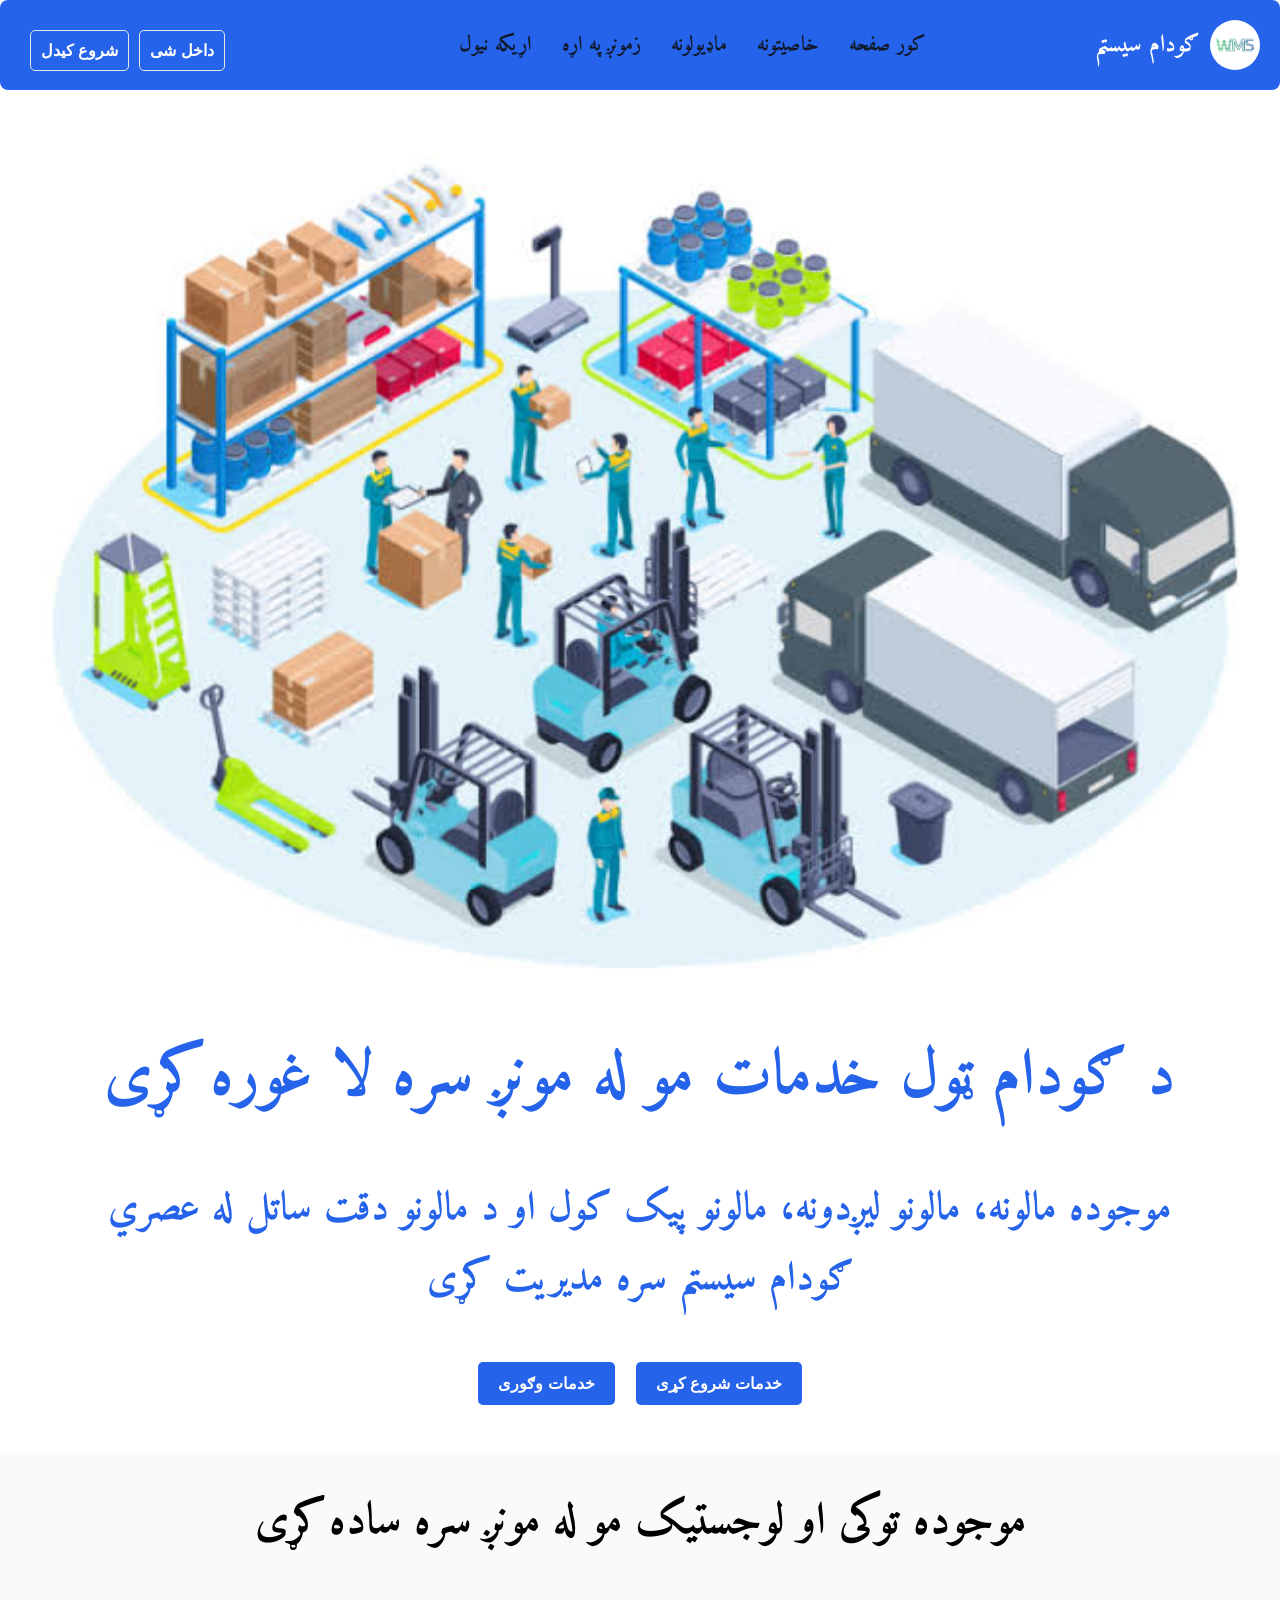
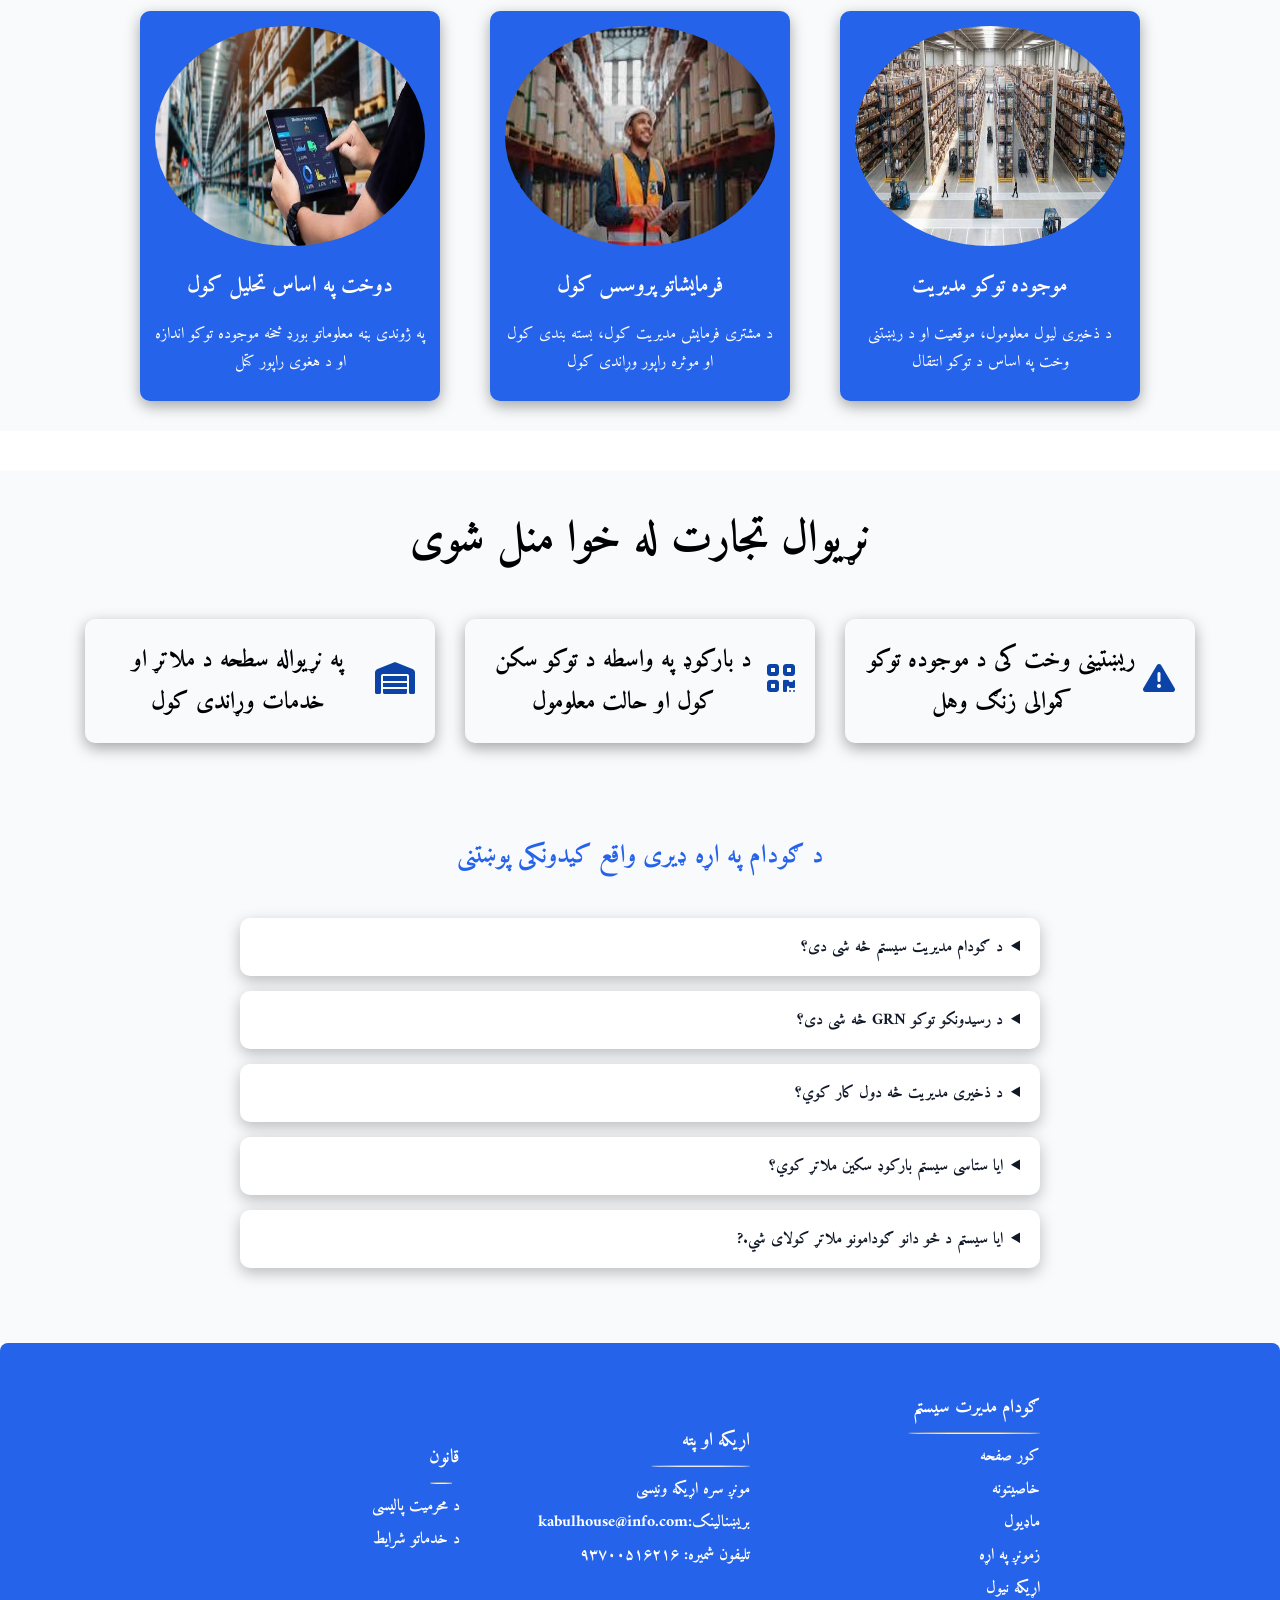
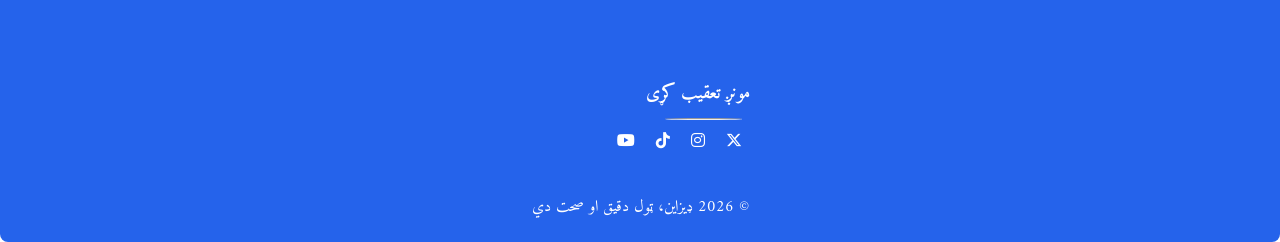
<file: index.html>
<!doctype html>
<html lang="ps" dir="rtl">
  <head>
    <meta charset="UTF-8" />
    <meta name="viewport" content="width=device-width, initial-scale=1.0">
    <title>ګودام مدیریت سیستم</title>
    <link rel="preconnect" href="https://fonts.googleapis.com" />
    <link rel="preconnect" href="https://fonts.gstatic.com" crossorigin />
    <link
      href="https://fonts.googleapis.com/css2?family=Amiri:ital,wght@0,400;0,700;1,400;1,700&display=swap"
      rel="stylesheet"
    />

    <link
      rel="stylesheet"
      href="https://cdnjs.cloudflare.com/ajax/libs/font-awesome/6.5.1/css/all.min.css"
    />

    <link rel="stylesheet" href="main.css" />
    <link rel="stylesheet" href="footer.css">
    <link rel="stylesheet" href="navbar.css">
  </head>
  <body>
    <!-- -============================ Header =========================================== -->
    <header class="navbar">
      <div class="logo"> <img src="./assets/logo5.png" alt="" /> <span> ګودام سیستم </span></div>
      <input type="checkbox" id="toggle">
      <label for="toggle" class="toggle-btn">&#9776;</label>
      <nav class="menu">
        <ul>
          <li><a href="">کور صفحه</a></li>
          <li><a href="">خاصیتونه</a></li>
            <li><a href="">ماډیولونه</a></li>
          <li><a href=""> زمونږ په اړه</a></li>
          <li><a href="">اړیکه نیول</a></li>
        </ul>
         <div class="buttons">
        <button>داخل شی</button>
        <button id="start">شروع کیدل</button>
      </div>
      </nav>
      
    </header>
    <!-- ================================== Hero Section============================= -->
    <main class="container">

      <section class="hero">
        <img src="./assets/images (10).jpeg" alt="">
        <div class="hero-contents">
          <div class="hero-text">

            <h1>د ګودام ټول خدمات مو له مونږ سره لا غوره کړی</h1>
            <h3>
              موجوده مالونه، مالونو لیږدونه، مالونو پیک کول او د مالونو دقت ساتل
              له عصري ګودام سیستم سره مدیریت کړی
            </h3>
               <button id="w-btn">خدمات شروع کړی</button>
               <button id="b-btn">خدمات وګوری</button>
          </div>
          
         
          <!-- <div class="hero-buttons">
            <button id="w-btn">خدمات شروع کړی</button>
            <button id="b-btn">خدمات وګوری</button>
          </div> -->
        </div>

      </section>
      <!-- ============================ Homepage Cards section ================================ -->
      <section class="homepage-cards">
        <h1>موجوده توکی او لوجستیک مو له مونږ سره ساده کړی</h1>

        <div class="cards">
          <div class="card">
            <div class="card-img">
              <img src="./assets/image7.jpeg" alt="" />
            </div>
            <div class="card-text">
              <h3>موجوده توکو مدیریت</h3>
              <p>
                د ذخیری لیول معلومول، موقعیت او د ریښتنی وخت په اساس د توکو انتقال
              </p>
            </div>
          </div>
          <div class="card">
            <div class="card-img">
              <img src="./assets/image8.jpeg" alt="" />
            </div>
            <div class="card-text">
              <h3>فرمایشاتو پروسس کول</h3>
              <p>
                د مشتری فرمایش مدیریت کول، بسته بندی کول او موثره راپور وړاندی کول
              </p>
            </div>
          </div>

          <div class="card">
            <div class="card-img">
              <img src="./assets/image2.jpeg" alt="" />
            </div>
            <div class="card-text">
              <h3>دوخت په اساس تحلیل کول</h3>
              <p>
                په ژوندی بڼه معلوماتو بورډ څخه موجوده توکو اندازه او د هغوی راپور
                کتل
              </p>
            </div>
          </div>
        </div>
      </section>

      <!-- ================================= Trust Business section ====================== -->

      <section class="trust">
        <h1>نړیوال تجارت له خوا منل شوی</h1>
        <div class="cards">
          <div class="card">
            <div class="card-icon">
              <i
                class="fa-solid fa-triangle-exclamation fa-2x"
                style="color: rgb(11, 67, 167)"
              ></i>
            </div>
            <h3>ریښتینی وخت کی د موجوده توکو کموالی زنګ وهل</h3>
          </div>

          <div class="card">
            <div class="card-icon">
              <i
                class="fa-solid fa-qrcode fa-2x"
                style="color: rgb(11, 67, 167)"
              ></i>
            </div>
            <h3>د بارکوډ په واسطه د توکو سکن کول او حالت معلومول</h3>
          </div>

          <div class="card">
            <div class="card-icon">
              <i
                class="fa-solid fa-warehouse fa-2x"
                style="color: rgb(11, 67, 167)"
              ></i>
            </div>
            <h3>په نړیواله سطحه د ملاتړ او خدمات وړاندی کول</h3>
          </div>
        </div>
      </section>
      <!-- ====================================== FAQ Section ================================== -->
      <section class="faq">
    
          <h1 class="faq-title">د ګودام په اړه ډیری واقع کیدونکی پوښتنی</h1>

          <div class="faq-question">
            <details>
              <summary>د ګودام مدیریت سیستم څه شی دی؟</summary>
              <p>
                ګودام مدیریت سیستم مونږ سره دا مرسته کوي چی اداره کړو موجوده توکي، فرمایشات، او نوری د ګودام عملیی په موثره او اتوماتیک ډول باندی.
              </p>
            </details>

            <details>
              <summary> د رسیدونکو توکو GRN څه شی دی؟</summary>
              <p>
                 دا د رسیدونکو توکو هعه راپور دی چی رسیدونکی توکی ثبت کوی، د رسیدونکو توکو مقدار او په ګودام کی حالت تثبیتوي.
                
              </p>
            </details>

            <details>
              <summary>د ذخیری مدیریت څه دول کار کوي؟</summary>
              <p>
                د ذخیری کنټرول د موجوده توکو لیول معلوموي، د شیانو انتقال څاري، د سیستم او د فزیکی توکو معلوماتو دقت والی مطمن کوي.

              </p>
            </details>

            <details>
              <summary>ایا ستاسی سیستم بارکوډ سکین ملاتړ کوي؟</summary>
              <p>
                هو، سیستم بارکود سکین ملاتړ لري د دی لپاره چی په سرعت او په دقت ډول و تولید ته لاسرسی وشي.
              </p>
            </details>

            <details>
              <summary>ایا سیستم د څو دانو ګودامونو ملاتړ کولای شي.?</summary>
              <p>
                هو، سیستم په واسطه مونږ کولای شو چی د څو دانی ګودامونو ترمنځ او مختلفو خآیونو ته شیان واستوو.
              
              </p>
            </details>
        
          </div>
        </section>
      </section>
    </main>
    <footer class="footer-section">
      <div class="footer-cards">

        <div class="foot-menu">
          <h3>ګودام مدیرت سیستم</h3>
          <hr>
                 <ul>
            <li><a href="">کور صفحه</a></li>
            <li><a href="">خاصیتونه</a></li>
            <li><a href="">ماډیول</a></li>
            <li><a href=""> زمونږ په اړه</a></li>
            <li><a href="">اړیکه نیول</a></li>
          </ul>
        </div>
        <div class="contact-info">
          <h3>اړیکه او پته</h3>
          <hr>
          <h4>مونږ سره اړیکه ونیسی</h4>
          <p><strong>بریښنالینک:</strong>kabulhouse@info.com</p>
          <p><strong>تلیفون شمیره: ۹۳۷۰۰۵۱۶۲۱۶</strong></p>
        </div>
         
        <div class="legal">
          <h3>قانون</h3>
          <hr>
          <a href="./privacy_policy.html">د محرمیت پالیسی</a>
          <a href="./termsOfServices.html">د خدماتو شرایط</a>
        </div>
      
        <div class="social-media">
          <h3>مونږ تعقیب کړی</h3>
          <hr>
          <a href="www.twitter.com/warehouse_system"><i class="fa-brands fa-x-twitter" style="color: #ffffff;"></i></a>
          <a href="www.instagram.com/warehouse_system"><i class="fa-brands fa-instagram" style="color:#ffffff;"></i></a>
          <a href="www.tiktok.com/warehouse_system"><i class="fa-brands fa-tiktok" style="color:#ffffff;"></i></a>
          <a href="www.youtube.com/warehouse_system"><i class="fa-brands fa-youtube" style="color:#ffffff;"></i></a>
        </div>
      </div>  
      <div class="copy">
         <p> &copy; 2026 ډیزاین، ټول دقیق او صحت دي</p>
      </div>
        
    </footer>
  </body>
</html>
</file>
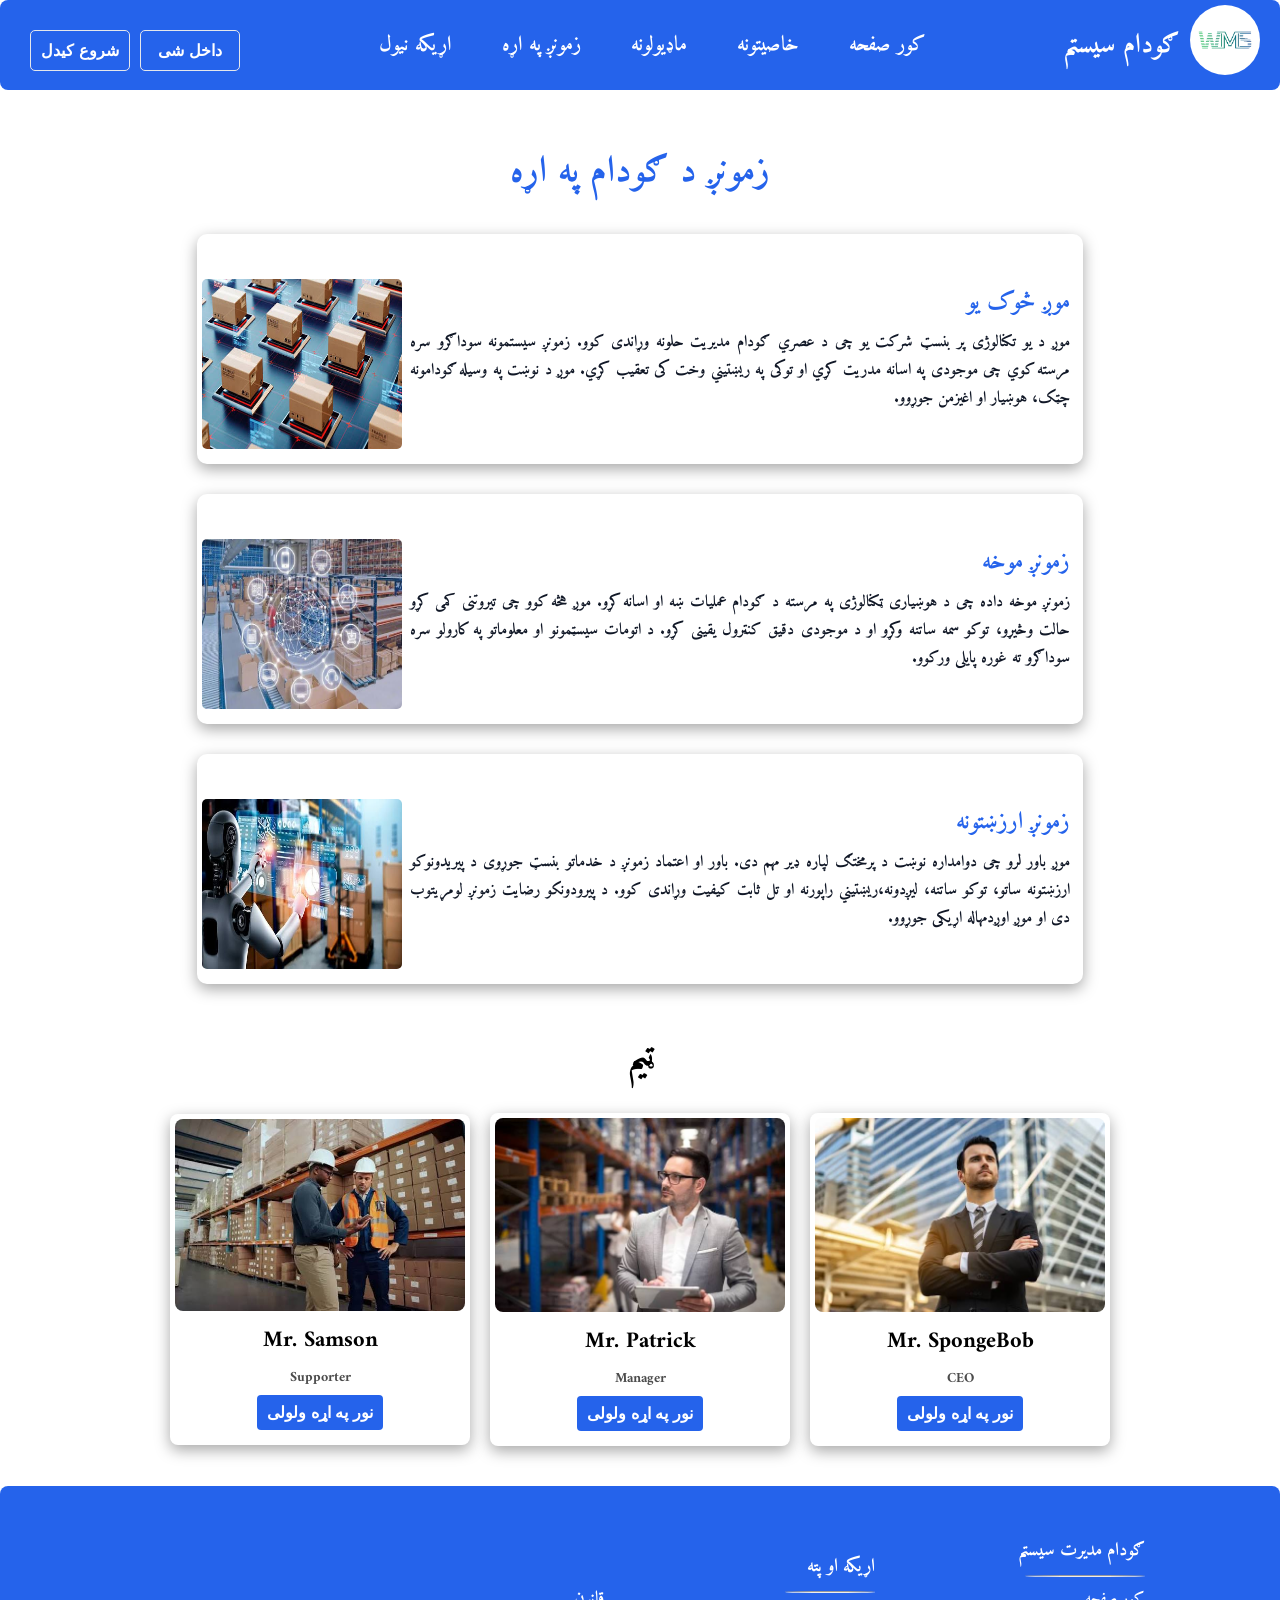
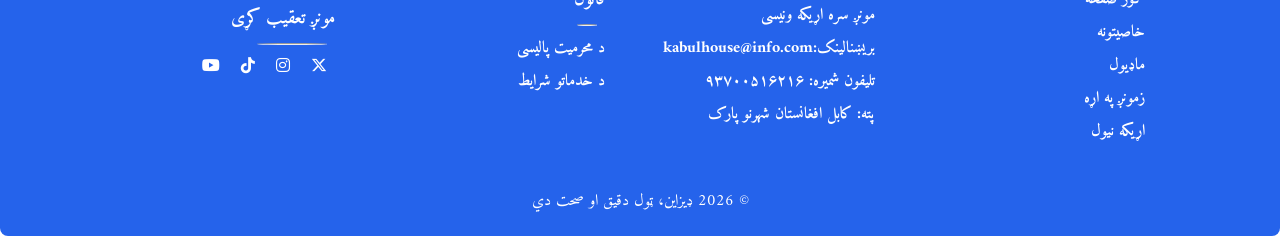
<file: aboutPage.html>
<!doctype html>
<html lang="ps" dir="rtl">
  <head>
    <meta charset="UTF-8" />
    <meta name="viewport" content="width=device-width, initial-scale=1.0" />
    <title>زمونږ په اړه</title>
    <link rel="preconnect" href="https://fonts.googleapis.com" />
    <link rel="preconnect" href="https://fonts.gstatic.com" crossorigin />
    <link
      href="https://fonts.googleapis.com/css2?family=Amiri:ital,wght@0,400;0,700;1,400;1,700&display=swap"
      rel="stylesheet"
    />

    <link
      rel="stylesheet"
      href="https://cdnjs.cloudflare.com/ajax/libs/font-awesome/6.5.1/css/all.min.css"
    />

    <link rel="stylesheet" href="./css/main.css" />
    <link rel="stylesheet" href="./css/about.css" />
    <link rel="stylesheet" href="./css/navbar.css" />
    <link rel="stylesheet" href="./css/footer.css" />
  </head>
  <body>
    <header class="navbar">
      <div class="logo">
        <a href="./homepage.html">
          <img src="./assets/logo5.png" alt="logo"
        /></a>
        <span> ګودام سیستم </span>
      </div>
      <input type="checkbox" id="toggle" />
      <label for="toggle" class="toggle-btn">&#9776;</label>
      <nav class="menu">
        <ul>
          <li><a href="./homepage.html">کور صفحه</a></li>
          <li><a href="./featurePage.html">خاصیتونه</a></li>
          <li><a href="./modulePage.html">ماډیولونه</a></li>
          <li><a href="./aboutPage.html"> زمونږ په اړه</a></li>
          <li><a href="./contactPage.html">اړیکه نیول</a></li>
        </ul>
        <div class="buttons">
          <button>داخل شی</button>
          <button id="start">شروع کیدل</button>
        </div>
      </nav>
    </header>

    <main>
      <section class="about">
        <h1>زمونږ د ګودام په اړه</h1>
        <div class="about-cards">
          <div class="card">
            <div class="card-img"><img src="./assets/tech2.jpeg" alt="" /></div>
            <div class="card-text">
              <h3>موږ څوک یو</h3>
              <p>
                موږ د یو تکنالوژی پر بنسټ شرکت یو چی د عصري ګودام مدیریت حلونه
                وړاندی کوو. زمونږ سیستمونه سوداګرو سره مرسته کوي چی موجودی په
                اسانه مدریت کړي او توکی په ریښتیني وخت کی تعقیب کړي. موږ د نوښت
                په وسیله ګودامونه چټک، هوښیار او اغیزمن جوړوو.
              </p>
            </div>
          </div>

          <div class="card">
            <div class="card-img">
              <img src="./assets/purpose.jpeg" alt="" />
            </div>
            <div class="card-text">
              <h3>زمونږ موخه</h3>
              <p>
                زمونږ موخه داده چی د هوښیاری ټکنالوژی په مرسته د ګودام عملیات ښه
                او اسانه کړو. موږ هڅه کوو چی تیروتنی کمی کړو حالت وڅیړو، توکو
                سمه ساتنه وکړو او د موجودی دقیق کنټرول یقینی کړو. د اتومات
                سیسټمونو او معلوماتو په کارولو سره سوداګرو ته غوره پایلی ورکوو.
              </p>
            </div>
          </div>

          <div class="card">
            <div class="card-img"><img src="./assets/tech1.jpeg" alt="" /></div>
            <div class="card-text">
              <h3>زمونږ ارزښتونه</h3>
              <p>
                موږ باور لرو چی دوامداره نوښت د پرمختګ لپاره ډیر مهم دی. باور او
                اعتماد زمونږ د خدماتو بنسټ جوړوی د پیریدونوکو ارزښتونه ساتو،
                توکو ساتنه، لیږدونه،ریښتیني راپورنه او تل ثابت کیفیت وړاندی کوو.
                د پیرودونکو رضایت زمونږ لومړیتوب دی او موږ اوږدمهاله اړیکی
                جوړوو.
              </p>
            </div>
          </div>
        </div>
      </section>
      <!-- <section class="feedback-section">
    <div class="feadback">
        <h1>خپل نظر دی ورکړه</h1>
        <p>مونږ ستاسی نظر ته ارزښت ورکوو، تر څو مو د ګودام سیستم مدیریت له غوره شي.</p>
        <form action="">
            <label for="name">نوم</label>
            <input type="text" placeholder="نوم دی ولیکه" name="name" id="name"><br>

            <label for="email">بریښنالینک</label>
            <input type="email" placeholder="بریښنالینک دی ولیکه" name="email" id="email"><br>

            <label for="rating">درجه</label>
            <search id="rating">
                <option value="">غوره ⭐⭐⭐⭐⭐</option>
                <option value="">ښه ⭐⭐⭐⭐</option>
                <option value="">متوسط ⭐⭐⭐</option>
                <option value="">کمزوری ⭐⭐</option>
                <option value="">ډیر کمزوری ⭐</option>
            </search>

            <label for="feadback">ستا نظر</label>
            <textarea name="feadback" id="feadback" rows="10"></textarea>
            <button type="submit">نظر دی ولیږه</button>
        </form>
    </div>
</section> -->
      <section class="team">
        <h1>ټیم</h1>
        <div class="persons">
          <div class="person-card">
            <div class="card-img"><img src="./assets/ceo.jpeg" alt="" /></div>
            <div class="card-text">
              <h1>Mr. SpongeBob</h1>
              <p>CEO</p>
            </div>
            <button>نور په اړه ولولی</button>
          </div>
          <div class="person-card">
            <div class="card-img">
              <img src="./assets/manager1.jpeg" alt="" />
            </div>
            <div class="card-text">
              <h1>Mr. Patrick</h1>
              <p>Manager</p>
            </div>
            <button>نور په اړه ولولی</button>
          </div>
          <div class="person-card">
            <div class="card-img">
              <img src="./assets/supporter.jpeg" alt="" />
            </div>
            <div class="card-text">
              <h1>Mr. Samson</h1>
              <p>Supporter</p>
            </div>
            <button>نور په اړه ولولی</button>
          </div>
        </div>
      </section>
    </main>

    <footer class="footer-section">
      <div class="footer-cards">
        <div class="foot-menu" id="card">
          <h3>ګودام مدیرت سیستم</h3>
          <hr />
          <ul>
            <li><a href="">کور صفحه</a></li>
            <li><a href="">خاصیتونه</a></li>
            <li><a href="">ماډیول</a></li>
            <li><a href=""> زمونږ په اړه</a></li>
            <li><a href="">اړیکه نیول</a></li>
          </ul>
        </div>
        <div class="contact-info" id="card">
          <h3>اړیکه او پته</h3>
          <hr />
          <h4>مونږ سره اړیکه ونیسی</h4>
          <p><strong>بریښنالینک:</strong>kabulhouse@info.com</p>
          <p><strong>تلیفون شمیره: ۹۳۷۰۰۵۱۶۲۱۶</strong></p>
          <p><strong>پته: کابل افغانستان شهرنو پارک</strong></p>
        </div>

        <div class="legal" id="card">
          <h3>قانون</h3>
          <hr />
          <a href="./privacy_policy.html">د محرمیت پالیسی</a>
          <a href="./termsOfServices.html">د خدماتو شرایط</a>
        </div>

        <div class="social-media" id="card">
          <h3>مونږ تعقیب کړی</h3>
          <hr />
          <a href="www.twitter.com/warehouse_system"
            ><i class="fa-brands fa-x-twitter" style="color: #ffffff"></i
          ></a>
          <a href="www.instagram.com/warehouse_system"
            ><i class="fa-brands fa-instagram" style="color: #ffffff"></i
          ></a>
          <a href="www.tiktok.com/warehouse_system"
            ><i class="fa-brands fa-tiktok" style="color: #ffffff"></i
          ></a>
          <a href="www.youtube.com/warehouse_system"
            ><i class="fa-brands fa-youtube" style="color: #ffffff"></i
          ></a>
        </div>
      </div>
      <div class="copy">
        <p>&copy; 2026 ډیزاین، ټول دقیق او صحت دي</p>
      </div>
    </footer>
  </body>
</html>
</file>
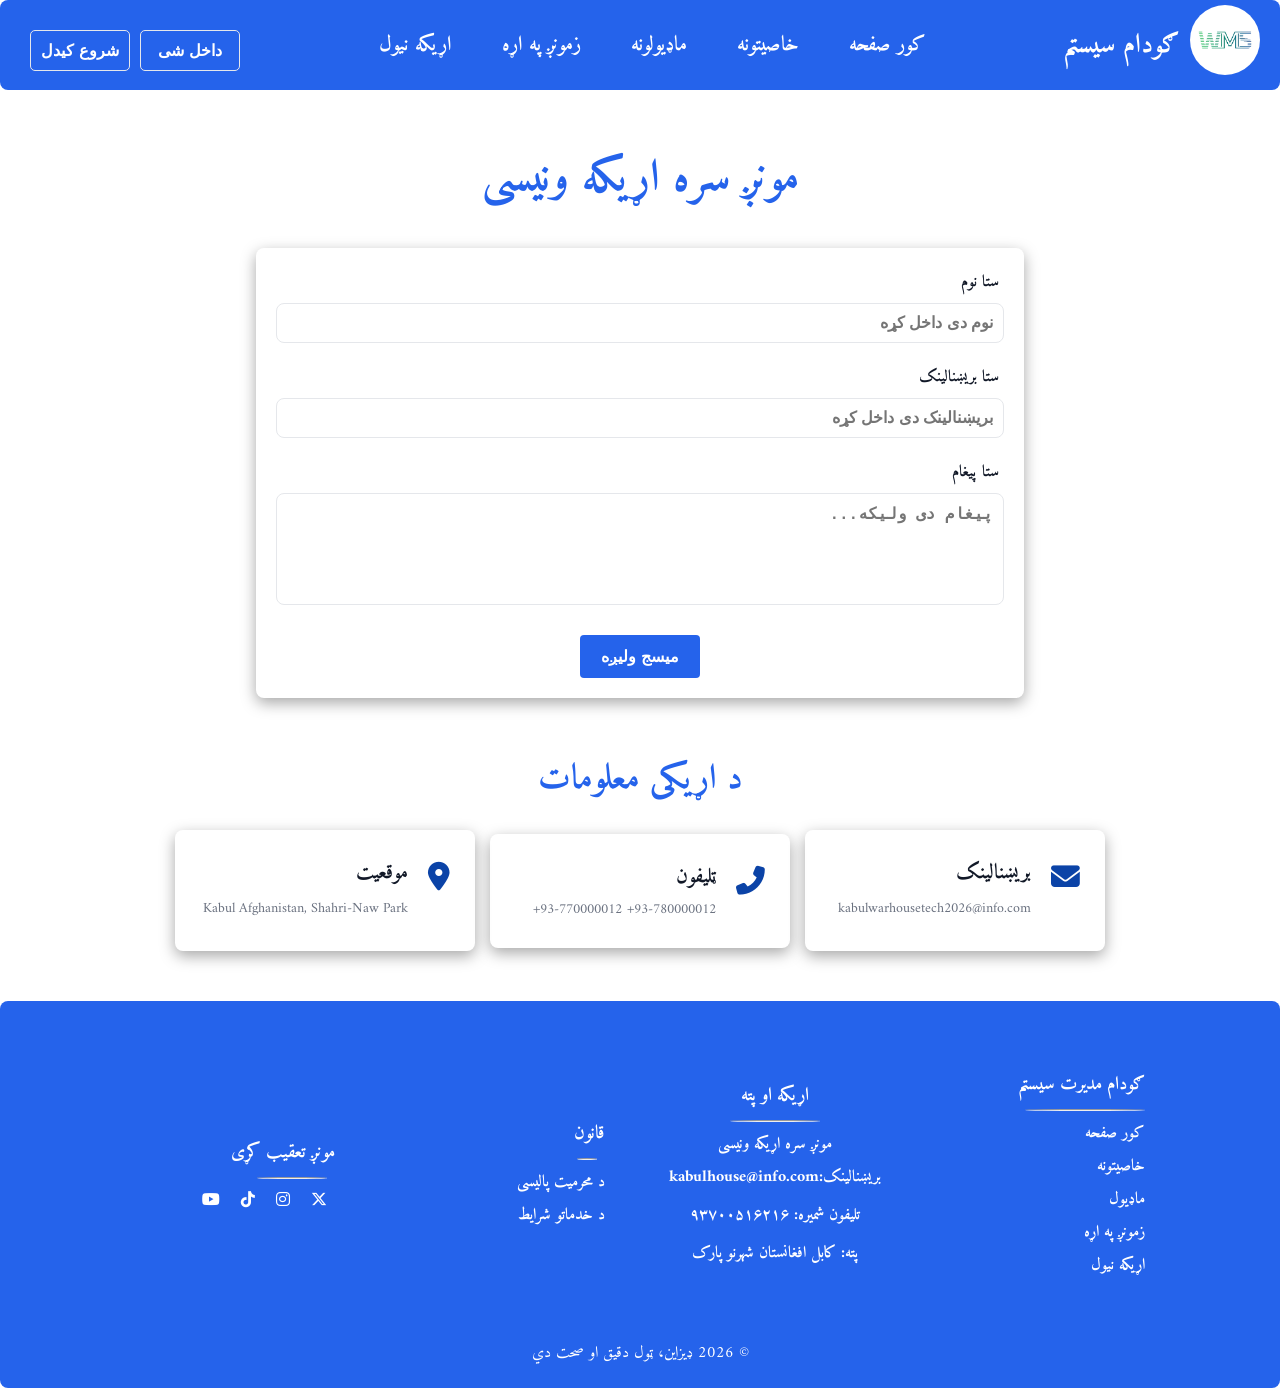
<file: contactPage.html>
<!doctype html>
<html lang="ps" dir="rtl">
  <head>
    <meta charset="UTF-8" />
    <meta name="viewport" content="width=device-width, initial-scale=1.0" />
    <title>اړیکه</title>
    <link rel="preconnect" href="https://fonts.googleapis.com" />
    <link rel="preconnect" href="https://fonts.gstatic.com" crossorigin />
    <link
      href="https://fonts.googleapis.com/css2?family=Amiri:ital,wght@0,400;0,700;1,400;1,700&display=swap"
      rel="stylesheet"
    />
    <link
      rel="stylesheet"
      href="https://cdnjs.cloudflare.com/ajax/libs/font-awesome/6.5.1/css/all.min.css"
    />
    <link rel="stylesheet" href="./css/main.css" />
    <link rel="stylesheet" href="./css/contact.css" />
    <link rel="stylesheet" href="./css/navbar.css" />
    <link rel="stylesheet" href="./css/footer.css" />
  </head>
  <body> 
      <header class="navbar">
      <div class="logo"> <a href="./homepage.html"><img src="./assets/logo5.png" alt="" /></a>  <span> ګودام سیستم </span></div>
      <input type="checkbox" id="toggle">
      <label for="toggle" class="toggle-btn">&#9776;</label>
      <nav class="menu">
        <ul>
          <li><a href="./homepage.html">کور صفحه</a></li>
          <li><a href="./featurePage.html">خاصیتونه</a></li>
            <li><a href=./modulePage.html"">ماډیولونه</a></li>
          <li><a href="./aboutPage.html"> زمونږ په اړه</a></li>
          <li><a href="./contactPage.html">اړیکه نیول</a></li>
        </ul>
         <div class="buttons">
        <button>داخل شی</button>
        <button id="start">شروع کیدل</button>
      </div>
      </nav>
    </header>


    <main>
        <section class="contact-section">
            <div class="contact">
                <h1>مونږ سره اړیکه ونیسی</h1>

                <form action="">
                    <div class="name_">
                        <label for="name">ستا نوم</label>
                        <input type="text" name="name" id="name" placeholder="نوم دی داخل کړه">
                    </div>
                    <div class="email_">
                        <label for="email"> ستا بریښنالینک</label>
                        <input type="email" name="email" id="email" placeholder="بریښنالینک دی داخل کړه">
                    </div>
                    <div class="message_">
                        <label for="message">ستا پیغام</label>
                        <textarea name="message" id="message" rows="5" cols="20" placeholder="پیغام دی ولیکه..." ></textarea>
                    </div>
                    <button type="submit">میسج ولیږه</button>
                </form>
            </div>
        </section>

        <section class="contact-info">
            <h1>د اړیکی معلومات</h1>
            <div class="contact-cards">
                <div class="card">
                    <div class="card-icon"><i class="fa-solid fa-envelope" style="color: rgb(11, 67, 167);"></i></div>
                    <div class="card-text">
                        <h3>بریښنالینک</h3>
                        <p>kabulwarhousetech2026@info.com</p>
                </div>
                </div>

                <div class="card">
                    <div class="card-icon"><i class="fa-solid fa-phone-flip" style="color: rgb(11, 67, 167);"></i></div>
                    <div class="card-text">
                        <h3>ټلیفون</h3>
                        <span>93-780000012+</span> 
                        <span>93-770000012+</span> 
                    </div>
                </div>

                <div class="card">
                    <div class="card-icon"><i class="fa-solid fa-location-dot" style="color: rgb(11, 67, 167);"></i></div>
                    <div class="card-text">
                        <h3>موقعیت</h3>
                        <p>Kabul Afghanistan, Shahri-Naw Park</p>
                        <!-- <p>Jalalabad Afghanistan, Spenghar</p> -->
                    </div>
                </div>
            </div>
        </section>
    </main>

    <footer class="footer-section">
      <div class="footer-cards">
        <div class="foot-menu" id="card">
          <h3>ګودام مدیرت سیستم</h3>
          <hr />
          <ul>
            <li><a href="./homepage.html">کور صفحه</a></li>
            <li><a href="./featurePage.html">خاصیتونه</a></li>
            <li><a href="./modulePage.html">ماډیول</a></li>
            <li><a href="./aboutPage.html"> زمونږ په اړه</a></li>
            <li><a href="./contactPage.html">اړیکه نیول</a></li>
          </ul>
        </div>
        <div class="contact-info" id="card">
          <h3>اړیکه او پته</h3>
          <hr />
          <h4>مونږ سره اړیکه ونیسی</h4>
          <p><strong>بریښنالینک:</strong>kabulhouse@info.com</p>
          <p><strong>تلیفون شمیره: ۹۳۷۰۰۵۱۶۲۱۶</strong></p>
          <p><strong>پته: کابل افغانستان شهرنو پارک</strong></p>
        </div>

        <div class="legal" id="card">
          <h3>قانون</h3>
          <hr />
          <a href="./privacy_policy.html">د محرمیت پالیسی</a>
          <a href="./termsOfServices.html">د خدماتو شرایط</a>
        </div>

        <div class="social-media" id="card">
          <h3>مونږ تعقیب کړی</h3>
          <hr />
          <a href="www.twitter.com/warehouse_system"
            ><i class="fa-brands fa-x-twitter" style="color: #ffffff"></i
          ></a>
          <a href="www.instagram.com/warehouse_system"
            ><i class="fa-brands fa-instagram" style="color: #ffffff"></i
          ></a>
          <a href="www.tiktok.com/warehouse_system"
            ><i class="fa-brands fa-tiktok" style="color: #ffffff"></i
          ></a>
          <a href="www.youtube.com/warehouse_system"
            ><i class="fa-brands fa-youtube" style="color: #ffffff"></i
          ></a>
        </div>
      </div>
      <div class="copy">
        <p>&copy; 2026 ډیزاین، ټول دقیق او صحت دي</p>
      </div>
    </footer>
  </body>
</html>
</file>
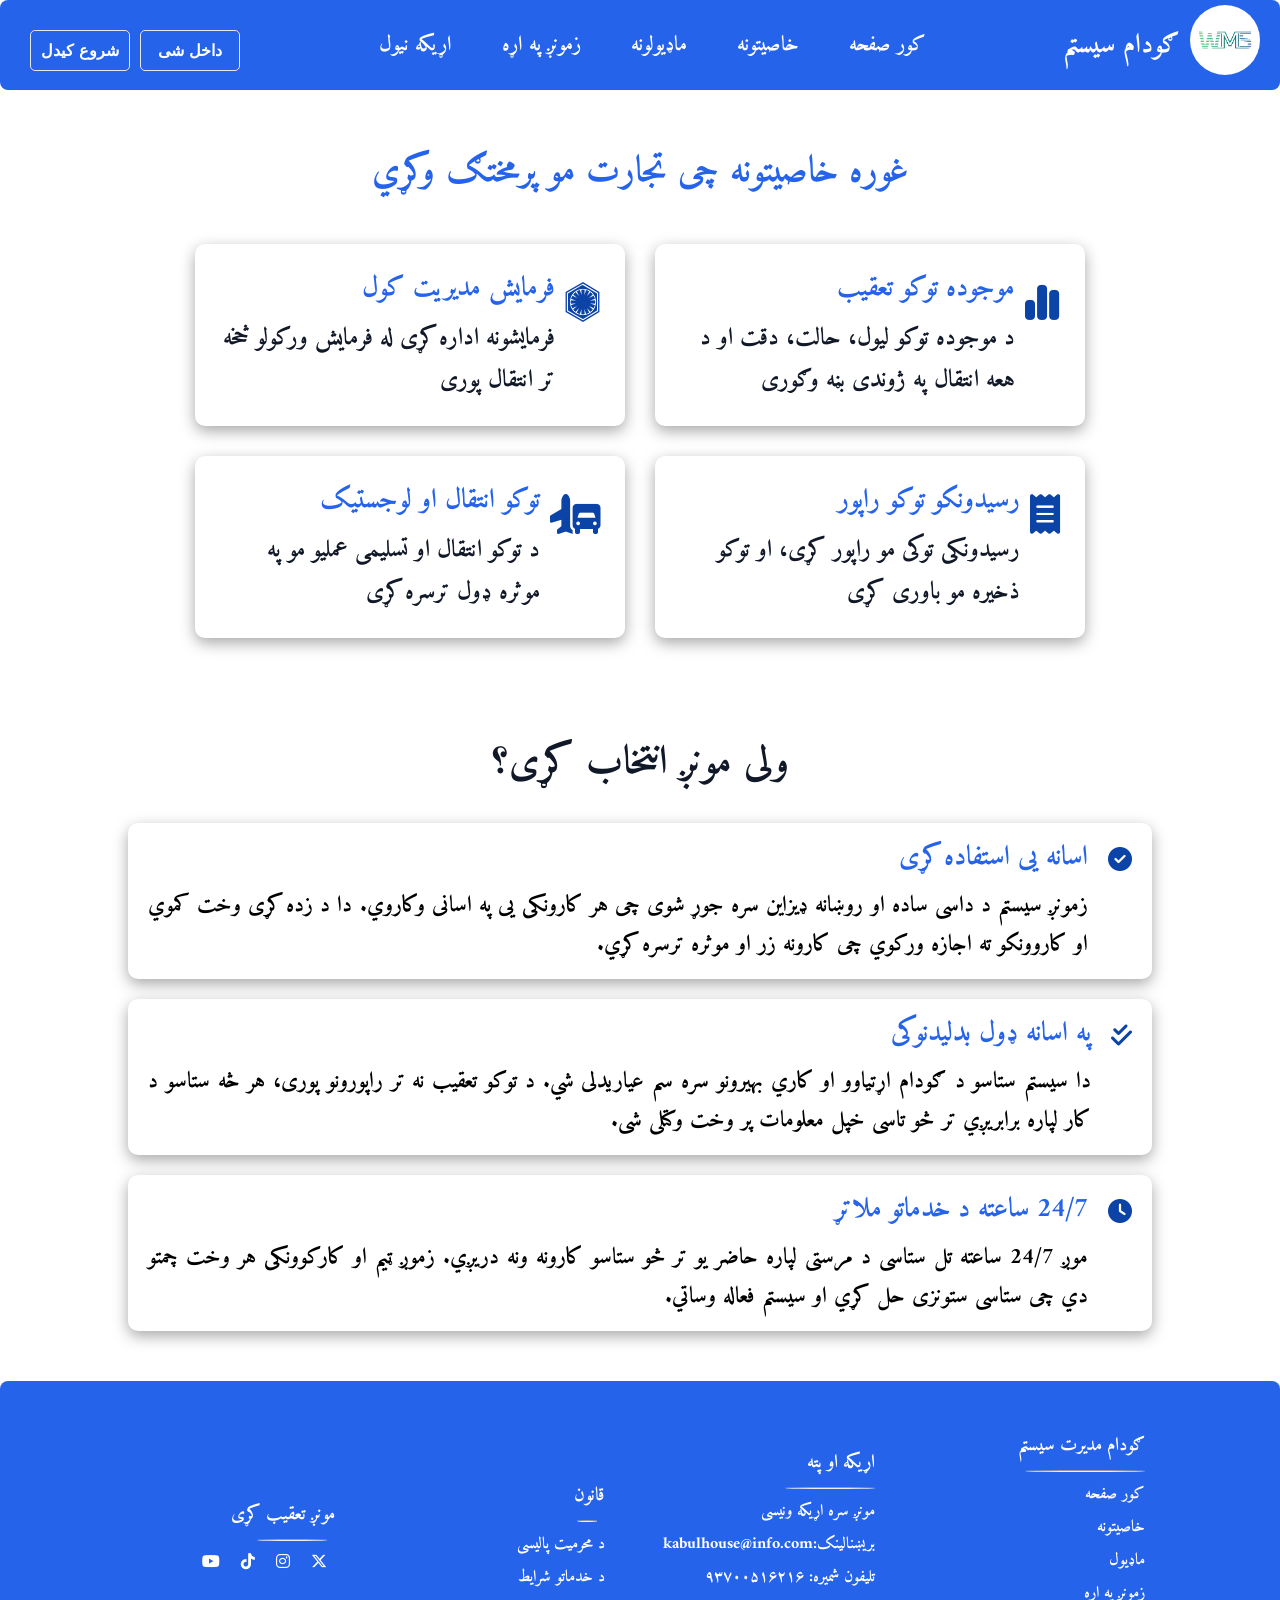
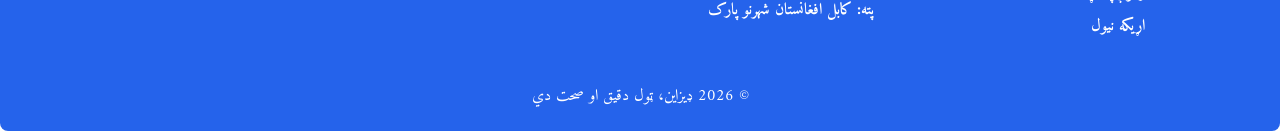
<file: featurePage.html>
<!doctype html>
<html lang="ps" dir="rtl">
  <head>
    <meta charset="UTF-8" />
    <meta name="viewport" content="width=device-width, initial-scale=1.0" />
    <title>خاصیتونه</title>
    <link rel="preconnect" href="https://fonts.googleapis.com" />
    <link rel="preconnect" href="https://fonts.gstatic.com" crossorigin />
    <link
      href="https://fonts.googleapis.com/css2?family=Amiri:ital,wght@0,400;0,700;1,400;1,700&display=swap"
      rel="stylesheet"
    />

    <link
      rel="stylesheet"
      href="https://cdnjs.cloudflare.com/ajax/libs/font-awesome/6.5.1/css/all.min.css"
    />

    <link rel="stylesheet" href="./css/main.css" />
    <link rel="stylesheet" href="./css/feature.css" />
    <link rel="stylesheet" href="./css/navbar.css" />
    <link rel="stylesheet" href="./css/footer.css" />
  </head>
  <body>
    <header class="navbar">
      <div class="logo">
        <a href="./homepage.html"><img src="./assets/logo5.png" alt="" /></a>
        <span> ګودام سیستم </span>
      </div>
      <input type="checkbox" id="toggle" />
      <label for="toggle" class="toggle-btn">&#9776;</label>
      <nav class="menu">
        <ul>
          <li><a href="./homepage.html">کور صفحه</a></li>
          <li><a href="./featurePage.html">خاصیتونه</a></li>
          <li><a href="./modulePage.html">ماډیولونه</a></li>
          <li><a href="./aboutPage.html"> زمونږ په اړه</a></li>
          <li><a href="./contactPage.html">اړیکه نیول</a></li>
        </ul>
        <div class="buttons">
          <button>داخل شی</button>
          <button id="start">شروع کیدل</button>
        </div>
      </nav>
    </header>

    <main>
      <section class="features">
        <h1>غوره خاصیتونه چی تجارت مو پرمختګ وکړي</h1>
        <div class="feature-cards">
          <div class="card">
            <div class="card-icon">
              <i
                class="fa-solid fa-chart-simple"
                style="color: rgb(11, 67, 167)"
              ></i>
            </div>
            <div class="card-text">
              <h3>موجوده توکو تعقیب</h3>
              <p>
                د موجوده توکو لیول، حالت، دقت او د هعه انتقال په ژوندی بڼه وګوری
              </p>
            </div>
          </div>
          <div class="card">
            <div class="card-icon">
              <i
                class="fa-brands fa-first-order"
                style="color: rgb(11, 67, 167)"
              ></i>
            </div>
            <div class="card-text">
              <h3>فرمایش مدیریت کول</h3>
              <p>فرمایشونه اداره کړی له فرمایش ورکولو څخه تر انتقال پوری</p>
            </div>
          </div>
          <div class="card">
            <div class="card-icon">
              <i
                class="fa-solid fa-receipt"
                style="color: rgb(11, 67, 167)"
              ></i>
            </div>
            <div class="card-text">
              <h3>رسیدونکو توکو راپور</h3>
              <p>رسیدونکی توکی مو راپور کړی، او توکو ذخیره مو باوری کړی</p>
            </div>
          </div>
          <div class="card">
            <div class="card-icon">
              <i
                class="fa-solid fa-truck-plane"
                style="color: rgb(11, 67, 167)"
              ></i>
            </div>
            <div class="card-text">
              <h3>توکو انتقال او لوجستیک</h3>
              <p>د توکو انتقال او تسلیمی عملیو مو په موثره ډول ترسره کړی</p>
            </div>
          </div>
        </div>
      </section>

      <section class="choose-us">
        <h1>ولی مونږ انتخاب کړی؟</h1>
        <div class="cards">
          <div class="card">
            <div class="icon">
              <i
                class="fa-solid fa-circle-check"
                style="color: rgb(11, 67, 167)"
              ></i>
            </div>
            <div class="text">
              <h3>اسانه یی استفاده کړی</h3>
              <p>
                زمونږ سیستم د داسی ساده او روښانه ډیزاین سره جوړ شوی چی هر
                کارونکی یی په اسانی وکاروي. دا د زده کړی وخت کموي او کاروونکو ته
                اجازه ورکوي چی کارونه زر او موثره ترسره کړي.
              </p>
            </div>
          </div>
          <div class="card">
            <div class="icon">
              <i
                class="fa-solid fa-check-double"
                style="color: rgb(11, 67, 167)"
              ></i>
            </div>
            <div class="text">
              <h3>په اسانه ډول بدلیدنوکی</h3>
              <p>
                دا سیستم ستاسو د ګودام اړتیاوو او کاري بهیرونو سره سم عیاریدلی
                شي. د توکو تعقیب نه تر راپورونو پوری، هر څه ستاسو د کار لپاره
                برابریږي تر څو تاسی خپل معلومات پر وخت وکتلی شی.
              </p>
            </div>
          </div>
          <div class="card">
            <div class="icon">
              <i class="fa-solid fa-clock" style="color: rgb(11, 67, 167)"></i>
            </div>
            <div class="text">
              <h3>24/7 ساعته د خدماتو ملاتړ</h3>
              <p>
                موږ 24/7 ساعته تل ستاسی د مرستی لپاره حاضر یو تر څو ستاسو کارونه
                ونه دریږي. زموږ ټیم او کارکوونکی هر وخت چمتو دي چی ستاسی ستونزی
                حل کړي او سیستم فعاله وساتي.
              </p>
            </div>
          </div>
        </div>
      </section>
    </main>

    <footer class="footer-section">
      <div class="footer-cards">
        <div class="foot-menu" id="card">
          <h3>ګودام مدیرت سیستم</h3>
          <hr />
          <ul>
            <li><a href="./homepage.html">کور صفحه</a></li>
            <li><a href="./featurePage.html">خاصیتونه</a></li>
            <li><a href="./modulePage.html">ماډیول</a></li>
            <li><a href="./aboutPage.html"> زمونږ په اړه</a></li>
            <li><a href="./contactPage.html">اړیکه نیول</a></li>
          </ul>
        </div>
        <div class="contact-info" id="card">
          <h3>اړیکه او پته</h3>
          <hr />
          <h4>مونږ سره اړیکه ونیسی</h4>
          <p><strong>بریښنالینک:</strong>kabulhouse@info.com</p>
          <p><strong>تلیفون شمیره: ۹۳۷۰۰۵۱۶۲۱۶</strong></p>
          <p><strong>پته: کابل افغانستان شهرنو پارک</strong></p>
        </div>

        <div class="legal" id="card">
          <h3>قانون</h3>
          <hr />
          <a href="./privacy_policy.html">د محرمیت پالیسی</a>
          <a href="./termsOfServices.html">د خدماتو شرایط</a>
        </div>

        <div class="social-media" id="card">
          <h3>مونږ تعقیب کړی</h3>
          <hr />
          <a href="www.twitter.com/warehouse_system"
            ><i class="fa-brands fa-x-twitter" style="color: #ffffff"></i
          ></a>
          <a href="www.instagram.com/warehouse_system"
            ><i class="fa-brands fa-instagram" style="color: #ffffff"></i
          ></a>
          <a href="www.tiktok.com/warehouse_system"
            ><i class="fa-brands fa-tiktok" style="color: #ffffff"></i
          ></a>
          <a href="www.youtube.com/warehouse_system"
            ><i class="fa-brands fa-youtube" style="color: #ffffff"></i
          ></a>
        </div>
      </div>
      <div class="copy">
        <p>&copy; 2026 ډیزاین، ټول دقیق او صحت دي</p>
      </div>
    </footer>
  </body>
</html>
</file>
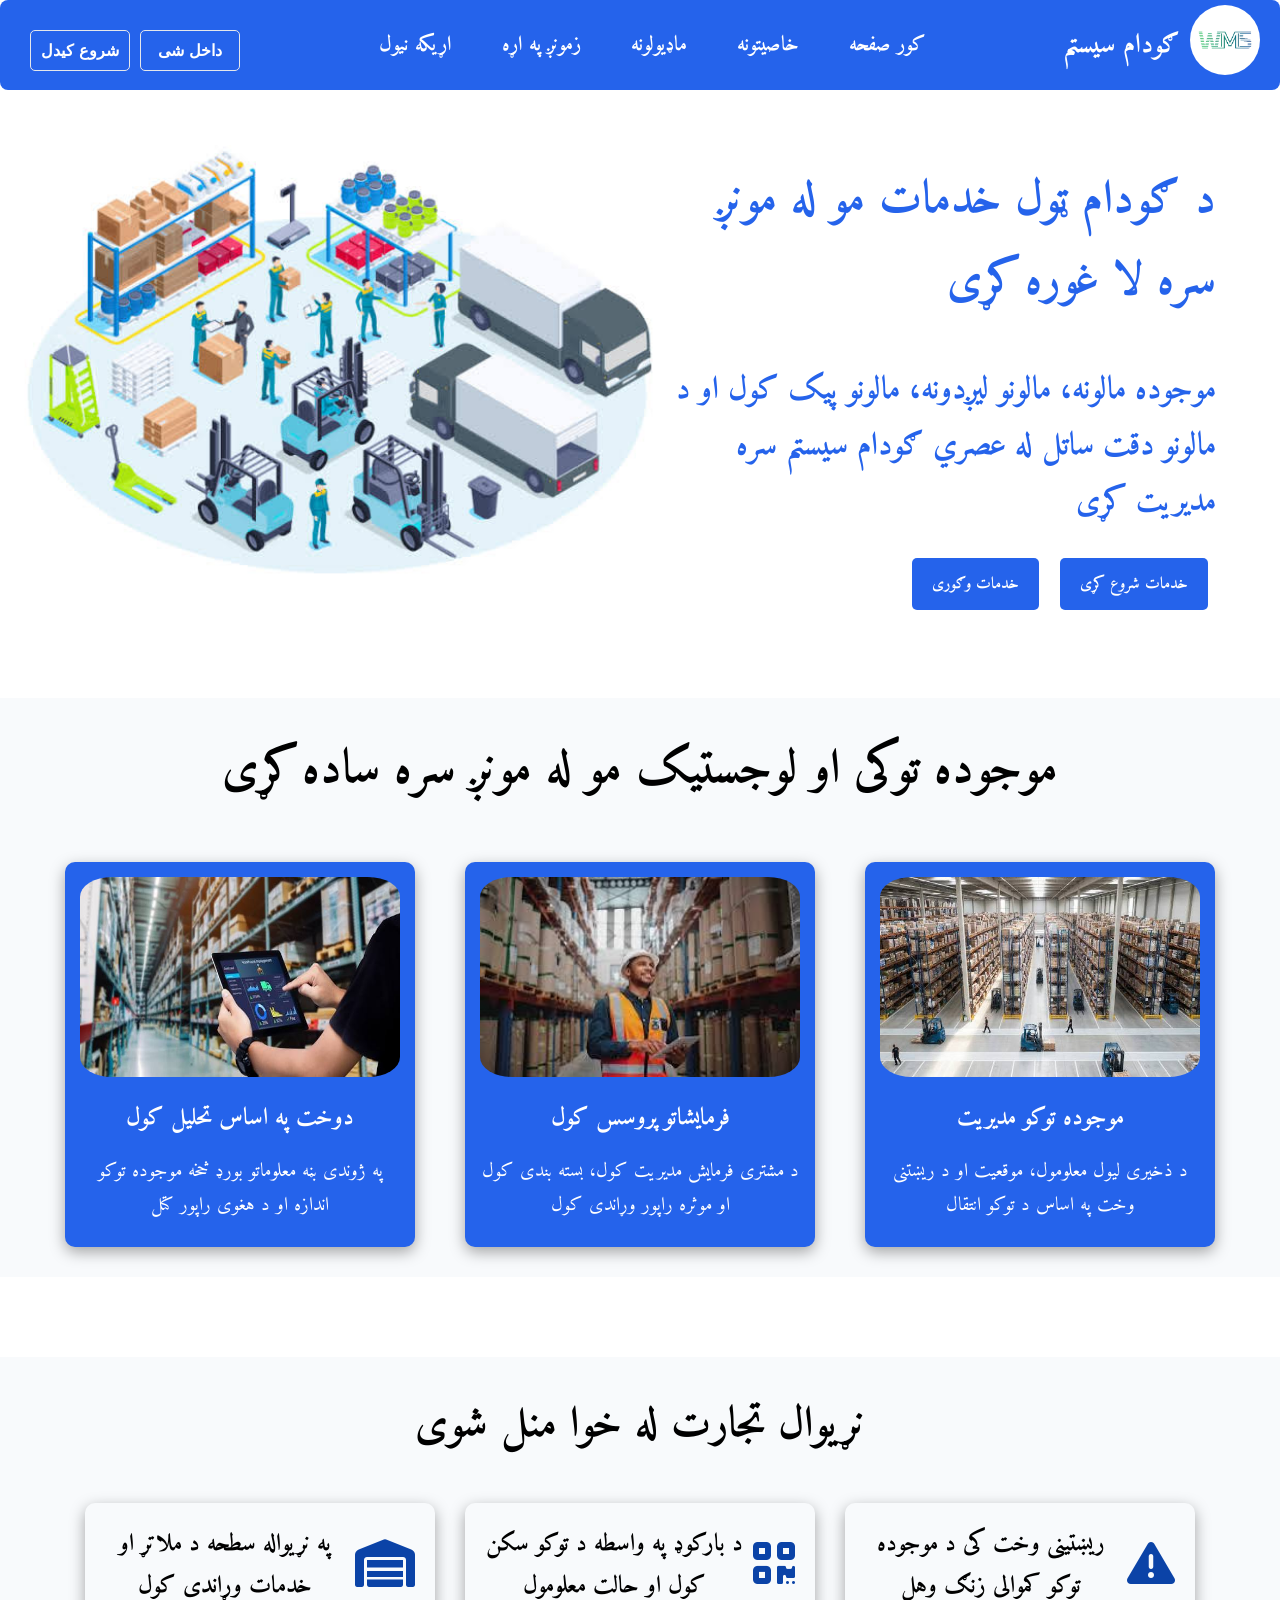
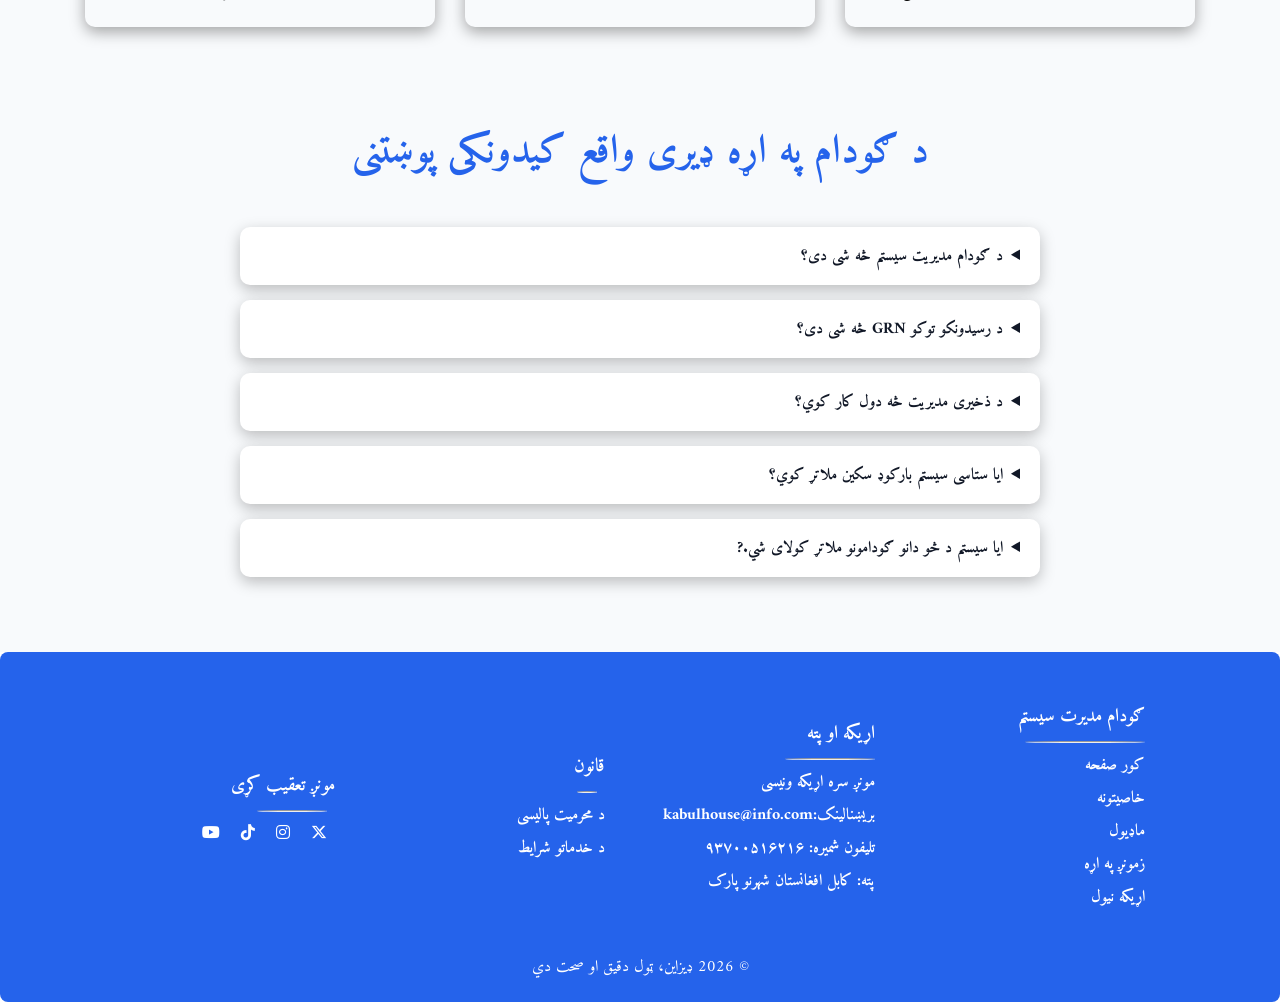
<file: homepage.html>
<!doctype html>
<html lang="ps" dir="rtl">
  <head>
    <meta charset="UTF-8" />
    <meta name="viewport" content="width=device-width, initial-scale=1.0">
   <title>کور صفحه</title>
    <link rel="preconnect" href="https://fonts.googleapis.com" />
    <link rel="preconnect" href="https://fonts.gstatic.com" crossorigin />
    <link
      href="https://fonts.googleapis.com/css2?family=Amiri:ital,wght@0,400;0,700;1,400;1,700&display=swap"
      rel="stylesheet"
    />

    <link
      rel="stylesheet"
      href="https://cdnjs.cloudflare.com/ajax/libs/font-awesome/6.5.1/css/all.min.css"
    />

    <link rel="stylesheet" href="./css/main.css" />
    <link rel="stylesheet" href="./css/homepage.css" />
    <link rel="stylesheet" href="./css/navbar.css">
    <link rel="stylesheet" href="./css/footer.css">
  </head>
  <body>
    <!-- -============================ Header =========================================== -->
    <header class="navbar">
      <div class="logo"> <a href="./homepage.html"><img src="./assets/logo5.png" alt="" /></a>  <span> ګودام سیستم </span></div>
      <input type="checkbox" id="toggle">
      <label for="toggle" class="toggle-btn">&#9776;</label>
      <nav class="menu">
        <ul>
          <li><a href="./homepage.html">کور صفحه</a></li>
          <li><a href="./featurePage.html">خاصیتونه</a></li>
            <li><a href="./modulePage.html">ماډیولونه</a></li>
          <li><a href="./aboutPage.html"> زمونږ په اړه</a></li>
          <li><a href="./contactPage.html">اړیکه نیول</a></li>
        </ul>
         <div class="buttons">
        <button>داخل شی</button>
        <button id="start">شروع کیدل</button>
      </div>
      </nav>
      
    </header>
    <!-- ================================== Hero Section============================= -->
    <main class="container">

      <section class="hero">
        <img src="./assets/images (10).jpeg" alt="">
        <div class="hero-contents">
          <div class="hero-text">

            <h1>د ګودام ټول خدمات مو له مونږ سره لا غوره کړی</h1>
            <h3>
              موجوده مالونه، مالونو لیږدونه، مالونو پیک کول او د مالونو دقت ساتل
              له عصري ګودام سیستم سره مدیریت کړی
            </h3>
               <a href="">خدمات شروع کړی</a>
               <a href="#see_service" id="b_btn">خدمات وګوری</a>
          </div>
        </div>
      </section>
      <!-- ============================ Homepage Cards section ================================ -->
      <section class="homepage-cards">
        <h1>موجوده توکی او لوجستیک مو له مونږ سره ساده کړی</h1>

        <div class="cards">
          <div class="card">
            <div class="card-img">
              <img src="./assets/image7.jpeg" alt="" />
            </div>
            <div class="card-text">
              <h3>موجوده توکو مدیریت</h3>
              <p>
                د ذخیری لیول معلومول، موقعیت او د ریښتنی وخت په اساس د توکو انتقال
              </p>
            </div>
          </div>
          <div class="card">
            <div class="card-img">
              <img src="./assets/image8.jpeg" alt="" />
            </div>
            <div class="card-text">
              <h3>فرمایشاتو پروسس کول</h3>
              <p>
                د مشتری فرمایش مدیریت کول، بسته بندی کول او موثره راپور وړاندی کول
              </p>
            </div>
          </div>

          <div class="card">
            <div class="card-img">
              <img src="./assets/image2.jpeg" alt="" />
            </div>
            <div class="card-text">
              <h3>دوخت په اساس تحلیل کول</h3>
              <p>
                په ژوندی بڼه معلوماتو بورډ څخه موجوده توکو اندازه او د هغوی راپور
                کتل
              </p>
            </div>
          </div>
        </div>
      </section>

      <!-- ================================= Trust Business section ====================== -->

      <section class="trust">
        <h1>نړیوال تجارت له خوا منل شوی</h1>
        <div class="cards">
          <div class="card">
            <div class="card-icon">
              <i id="icon"
                class="fa-solid fa-triangle-exclamation fa-2x"
                style="color: rgb(11, 67, 167)"
              ></i>
            </div>
            <h3>ریښتینی وخت کی د موجوده توکو کموالی زنګ وهل</h3>
          </div>

          <div class="card">
            <div class="card-icon">
              <i id="icon"
                class="fa-solid fa-qrcode fa-2x"
                style="color: rgb(11, 67, 167)"
              ></i>
            </div>
            <h3>د بارکوډ په واسطه د توکو سکن کول او حالت معلومول</h3>
          </div>

          <div class="card">
            <div class="card-icon">
              <i id="icon"
                class="fa-solid fa-warehouse fa-2x"
                style="color: rgb(11, 67, 167)"
              ></i>
            </div>
            <h3>په نړیواله سطحه د ملاتړ او خدمات وړاندی کول</h3>
          </div>
        </div>
        <div class="see-services" style="display: none;" id="see_service">
          <iframe width="853" height="480" src="https://www.youtube.com/embed/_grpOkkd8p8" title="What is Warehouse Management System? How WMS Works" frameborder="0" allow="accelerometer; autoplay; clipboard-write; encrypted-media; gyroscope; picture-in-picture; web-share" referrerpolicy="strict-origin-when-cross-origin" allowfullscreen></iframe>
          <a href="" id="close">بند کړۍ</a>
        </div>
      </section>
      <!-- ====================================== FAQ Section ================================== -->
      <section class="faq">
    
          <h1 class="faq-title">د ګودام په اړه ډیری واقع کیدونکی پوښتنی</h1>

          <div class="faq-question">
            <details>
              <summary>د ګودام مدیریت سیستم څه شی دی؟</summary>
              <p>
                ګودام مدیریت سیستم مونږ سره دا مرسته کوي چی اداره کړو موجوده توکي، فرمایشات، او نوری د ګودام عملیی په موثره او اتوماتیک ډول باندی.
              </p>
            </details>

            <details>
              <summary> د رسیدونکو توکو GRN څه شی دی؟</summary>
              <p>
                 دا د رسیدونکو توکو هعه راپور دی چی رسیدونکی توکی ثبت کوی، د رسیدونکو توکو مقدار او په ګودام کی حالت تثبیتوي.
                
              </p>
            </details>

            <details>
              <summary>د ذخیری مدیریت څه دول کار کوي؟</summary>
              <p>
                د ذخیری کنټرول د موجوده توکو لیول معلوموي، د شیانو انتقال څاري، د سیستم او د فزیکی توکو معلوماتو دقت والی مطمن کوي.

              </p>
            </details>

            <details>
              <summary>ایا ستاسی سیستم بارکوډ سکین ملاتړ کوي؟</summary>
              <p>
                هو، سیستم بارکود سکین ملاتړ لري د دی لپاره چی په سرعت او په دقت ډول و تولید ته لاسرسی وشي.
              </p>
            </details>

            <details>
              <summary>ایا سیستم د څو دانو ګودامونو ملاتړ کولای شي.?</summary>
              <p>
                هو، سیستم په واسطه مونږ کولای شو چی د څو دانی ګودامونو ترمنځ او مختلفو خآیونو ته شیان واستوو.
              
              </p>
            </details>
        
          </div>
        </section>
      </section>
    </main>
    <footer class="footer-section">
      <div class="footer-cards">

        <div class="foot-menu" id="card">
          <h3>ګودام مدیرت سیستم</h3>
          <hr>
                 <ul>
            <li><a href="./homepage.html">کور صفحه</a></li>
            <li><a href="./featurePage.html">خاصیتونه</a></li>
            <li><a href="./modulePage.html">ماډیول</a></li>
            <li><a href="./aboutPage.html"> زمونږ په اړه</a></li>
            <li><a href="./contactPage.html">اړیکه نیول</a></li>
          </ul>
        </div>
        <div class="contact-info"  id="card">
          <h3>اړیکه او پته</h3>
          <hr>
          <h4>مونږ سره اړیکه ونیسی</h4>
          <p><strong>بریښنالینک:</strong>kabulhouse@info.com</p>
          <p><strong>تلیفون شمیره: ۹۳۷۰۰۵۱۶۲۱۶</strong></p>
          <p><strong>پته: کابل افغانستان شهرنو پارک</strong></p>
        </div>
         
        <div class="legal"  id="card">
          <h3>قانون</h3>
          <hr>
          <a href="./privacy_policy.html">د محرمیت پالیسی</a>
          <a href="./termsOfServices.html">د خدماتو شرایط</a>
        </div>
      
        <div class="social-media"  id="card">
          <h3>مونږ تعقیب کړی</h3>
          <hr>
          <a href="www.twitter.com/warehouse_system"><i class="fa-brands fa-x-twitter" style="color: #ffffff;"></i></a>
          <a href="www.instagram.com/warehouse_system"><i class="fa-brands fa-instagram" style="color:#ffffff;"></i></a>
          <a href="www.tiktok.com/warehouse_system"><i class="fa-brands fa-tiktok" style="color:#ffffff;"></i></a>
          <a href="www.youtube.com/warehouse_system"><i class="fa-brands fa-youtube" style="color:#ffffff;"></i></a>
        </div>
      </div>  
      <div class="copy">
         <p> &copy; 2026 ډیزاین، ټول دقیق او صحت دي</p>
      </div>
    </footer>

    <script>
      const btn = document.getElementById("b_btn");
      const video = document.querySelector('.see-services');
      const closeUp = document.getElementById("close");

      btn.addEventListener('click', function(){
        if(video.style.display === "none") {
          video.style.display = "flex";
        } else {
          video.style.display = "none"
        }

        closeUp.addEventListener('click', function(){
          if(video.style.display === "flex") {
            video.style.display = "none"
          }
        })
      })
    </script>
  </body>
</html>
</file>
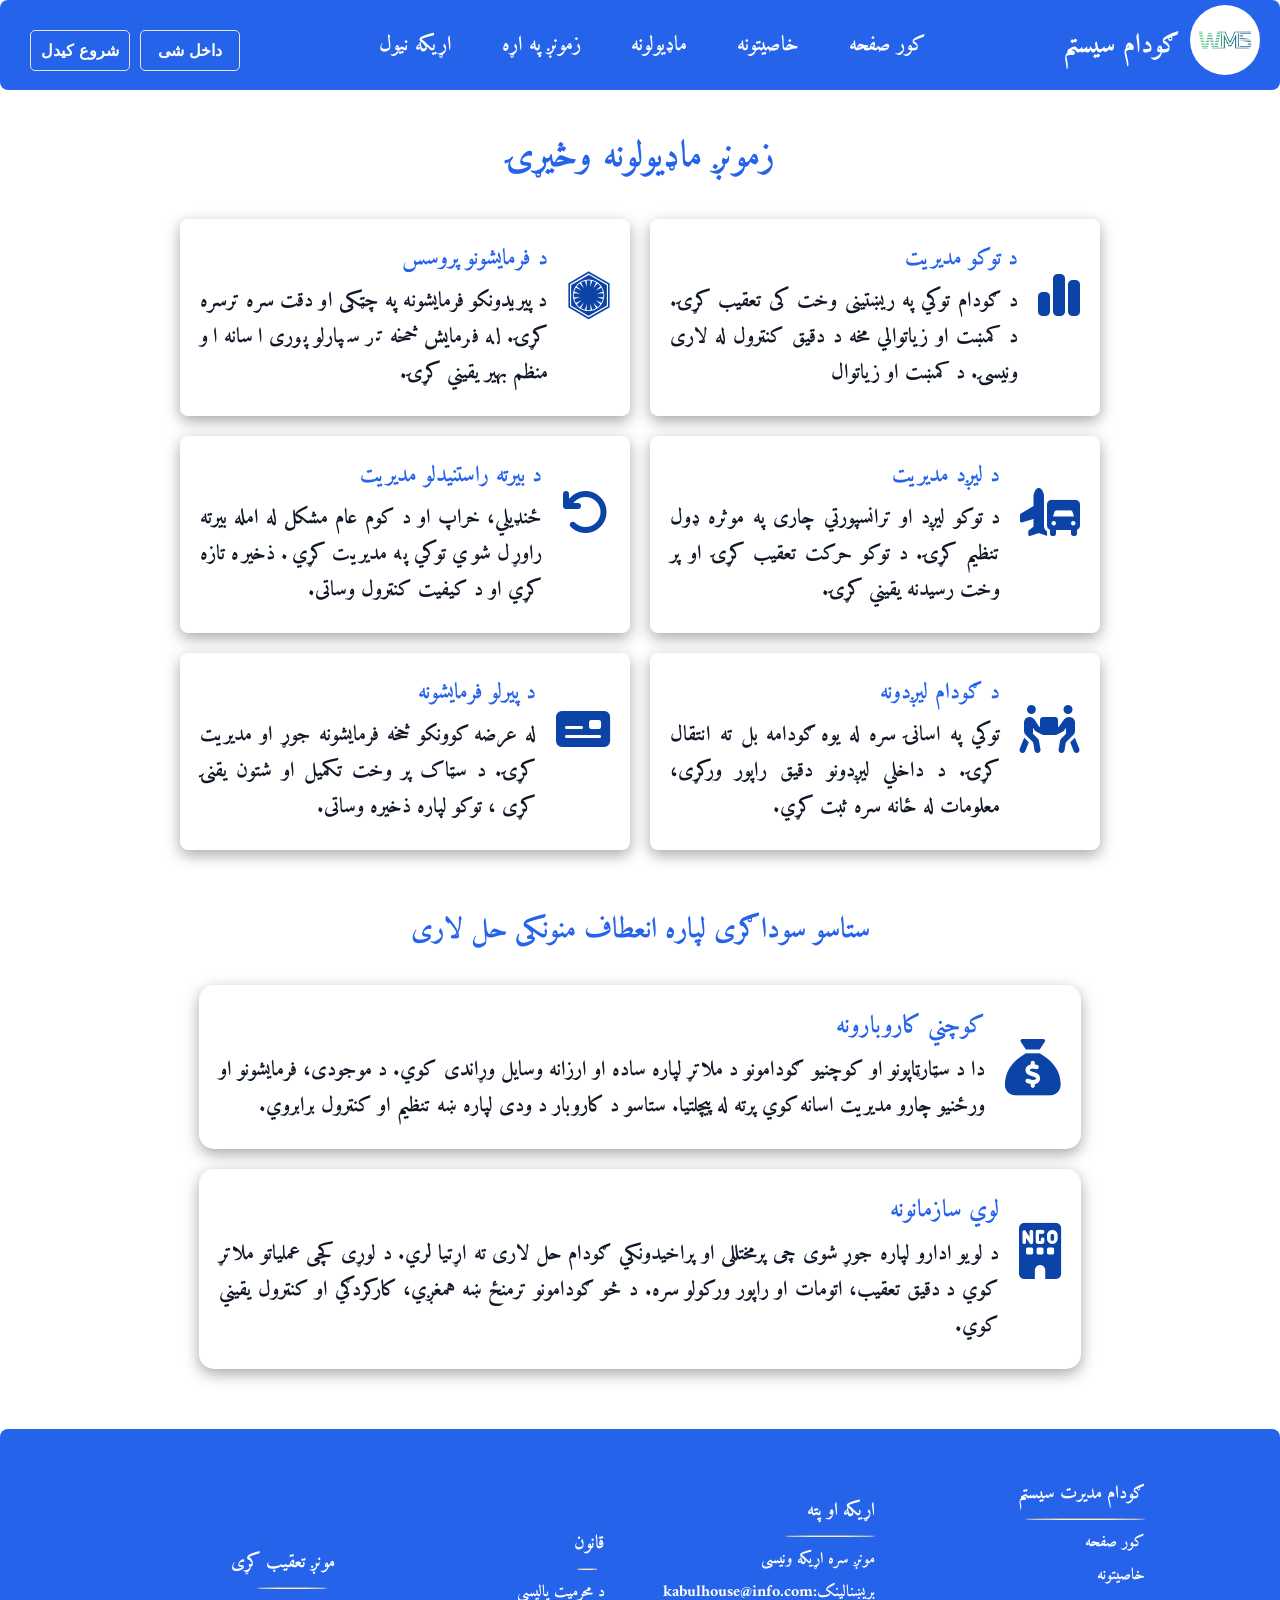
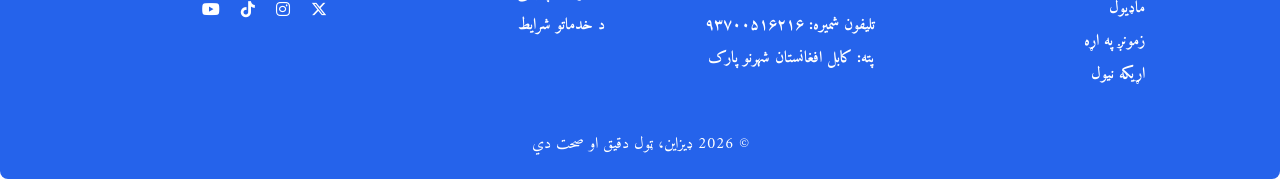
<file: modulePage.html>
<!doctype html>
<html lang="en">
  <head>
    <meta charset="UTF-8" />
    <meta name="viewport" content="width=device-width, initial-scale=1.0" />
    <title>ماډیولونه</title>
    <link rel="preconnect" href="https://fonts.googleapis.com" />
    <link rel="preconnect" href="https://fonts.gstatic.com" crossorigin />
    <link
      href="https://fonts.googleapis.com/css2?family=Amiri:ital,wght@0,400;0,700;1,400;1,700&display=swap"
      rel="stylesheet"
    />
    <link
      rel="stylesheet"
      href="https://cdnjs.cloudflare.com/ajax/libs/font-awesome/6.5.1/css/all.min.css"
    />
    <link rel="stylesheet" href="./css/main.css" />
    <link rel="stylesheet" href="./css/module.css" />
    <link rel="stylesheet" href="./css/navbar.css" />
    <link rel="stylesheet" href="./css/footer.css" />
  </head>
  <body>
    <header class="navbar">
      <div class="logo">
        <a href="./homepage.html"><img src="./assets/logo5.png" alt="" /></a>
        <span> ګودام سیستم </span>
      </div>
      <input type="checkbox" id="toggle" />
      <label for="toggle" class="toggle-btn">&#9776;</label>
      <nav class="menu">
        <ul>
          <li><a href="./homepage.html">کور صفحه</a></li>
          <li><a href="./featurePage.html">خاصیتونه</a></li>
          <li><a href="./modulePage.html">ماډیولونه</a></li>
          <li><a href="./aboutPage.html"> زمونږ په اړه</a></li>
          <li><a href="./contactPage.html">اړیکه نیول</a></li>
        </ul>
        <div class="buttons">
          <button>داخل شی</button>
          <button id="start">شروع کیدل</button>
        </div>
      </nav>
    </header>

    <main>
      <section class="module-section">
        <div class="module">
          <h1>زمونږ ماډیولونه وڅیړۍ</h1>
          <div class="module-cards">
            <div class="card">
              <div class="card-icon">
                <i
                  class="fa-solid fa-chart-simple"
                  style="color: rgb(11, 67, 167)"
                ></i>
              </div>
              <div class="card-text">
                <h3>د توکو مدیریت</h3>
                <p>
                  د ګودام توکي په ریښتینی وخت کی تعقیب کړۍ. د کمښت او زیاتوالي
                  مخه د دقیق کنټرول له لاری ونیسۍ. د کمښت او زیاتوال
                </p>
              </div>
            </div>

            <div class="card">
              <div class="card-icon">
                <i
                  class="fa-brands fa-first-order"
                  style="color: rgb(11, 67, 167)"
                ></i>
              </div>
              <div class="card-text">
                <h3>د فرمایشونو پروسس</h3>
                <p>
                  د پیریدونکو فرمایشونه په چټکی او دقت سره ترسره کړۍ. له فرمایش
                  څخه تر سپارلو پوری اسانه او منظم بهیر یقیني کړۍ.
                </p>
              </div>
            </div>

            <div class="card">
              <div class="card-icon">
                <i
                  class="fa-solid fa-truck-plane"
                  style="color: rgb(11, 67, 167)"
                ></i>
              </div>
              <div class="card-text">
                <h3>د لیږد مدیریت</h3>
                <p>
                  د توکو لیږد او ترانسپورتي چاری په موثره ډول تنظیم کړۍ. د توکو
                  حرکت تعقیب کړۍ او پر وخت رسیدنه یقیني کړۍ.
                </p>
              </div>
            </div>

            <div class="card">
              <div class="card-icon">
                <i
                  class="fa-solid fa-arrow-rotate-left"
                  style="color: rgb(11, 67, 167)"
                ></i>
              </div>
              <div class="card-text">
                <h3>د بیرته راستنیدلو مدیریت</h3>
                <p>
                  ځنډیلي، خراپ او د کوم عام مشکل له امله بیرته راوړل شوي توکي په
                  مدیریت کړي. ‌ذخیره تازه کړي او د کیفیت کنټرول وساتی.
                </p>
              </div>
            </div>

            <div class="card">
              <div class="card-icon">
                <i
                  class="fa-solid fa-people-carry-box"
                  style="color: rgb(11, 67, 167)"
                ></i>
              </div>
              <div class="card-text">
                <h3>د ګودام لیږدونه</h3>
                <p>
                  توکي په اسانۍ سره له یوه ګودامه بل ته انتقال کړۍ. د داخلي
                  لیږدونو دقیق راپور ورکړی، معلومات له ځانه سره ثبت کړي.
                </p>
              </div>
            </div>

            <div class="card">
              <div class="card-icon">
                <i
                  class="fa-solid fa-money-check"
                  style="color: rgb(11, 67, 167)"
                ></i>
              </div>
              <div class="card-text">
                <h3>د پیرلو فرمایشونه</h3>
                <p>
                  له عرضه کوونکو څخه فرمایشونه جوړ او مدیریت کړۍ. د سټاک پر وخت
                  تکمیل او شتون یقنۍ کړی ، توکو لپاره ذخیره وساتی.
                </p>
              </div>
            </div>
          </div>
        </div>
      </section>

      <section class="business-section">
        <div class="business-cards">
          <h1>ستاسو سوداګری لپاره انعطاف منونکی حل لاری</h1>
          <div class="card">
            <div class="card-icon">
              <i
                class="fa-solid fa-sack-dollar"
                style="color: rgb(11, 67, 167)"
              ></i>
            </div>
            <div class="card-text">
              <h3>کوچني کاروبارونه</h3>
              <p>
                دا د سټارټاپونو او کوچنیو ګودامونو د ملاتړ لپاره ساده او ارزانه
                وسایل وړاندی کوي. د موجودی، فرمایشونو او ورځنیو چارو مدیریت
                اسانه کوي پرته له پیچلتیا. ستاسو د کاروبار د ودی لپاره ښه تنظیم
                او کنټرول برابروي.
              </p>
            </div>
          </div>

          <div class="card">
            <div class="card-icon">
              <i
                class="fa-solid fa-building-ngo"
                style="color: rgb(11, 67, 167)"
              ></i>
            </div>
            <div class="card-text">
              <h3>لوي سازمانونه</h3>
              <p>
                د لویو ادارو لپاره جوړ شوی چی پرمختللی او پراخیدونکي ګودام حل
                لاری ته اړتیا لري. د لوړی کچی عملیاتو ملاتړ کوي د دقیق تعقیب،
                اتومات او راپور ورکولو سره. د څو ګودامونو ترمنځ ښه همغږي،
                کارکردګي او کنټرول یقیني کوي.
              </p>
            </div>
          </div>
        </div>
      </section>
    </main>

    <footer class="footer-section">
      <div class="footer-cards">
        <div class="foot-menu" id="card">
          <h3>ګودام مدیرت سیستم</h3>
          <hr />
          <ul>
            <li><a href="./homepage.html">کور صفحه</a></li>
            <li><a href="./featurePage.html">خاصیتونه</a></li>
            <li><a href="./modulePage.html">ماډیول</a></li>
            <li><a href="./aboutPage.html"> زمونږ په اړه</a></li>
            <li><a href="./contactPage.html">اړیکه نیول</a></li>
          </ul>
        </div>
        <div class="contact-info" id="card">
          <h3>اړیکه او پته</h3>
          <hr />
          <h4>مونږ سره اړیکه ونیسی</h4>
          <p><strong>بریښنالینک:</strong>kabulhouse@info.com</p>
          <p><strong>تلیفون شمیره: ۹۳۷۰۰۵۱۶۲۱۶</strong></p>
          <p><strong>پته: کابل افغانستان شهرنو پارک</strong></p>
        </div>

        <div class="legal" id="card">
          <h3>قانون</h3>
          <hr />
          <a href="./privacy_policy.html">د محرمیت پالیسی</a>
          <a href="./termsOfServices.html">د خدماتو شرایط</a>
        </div>

        <div class="social-media" id="card">
          <h3>مونږ تعقیب کړی</h3>
          <hr />
          <a href="www.twitter.com/warehouse_system"
            ><i class="fa-brands fa-x-twitter" style="color: #ffffff"></i
          ></a>
          <a href="www.instagram.com/warehouse_system"
            ><i class="fa-brands fa-instagram" style="color: #ffffff"></i
          ></a>
          <a href="www.tiktok.com/warehouse_system"
            ><i class="fa-brands fa-tiktok" style="color: #ffffff"></i
          ></a>
          <a href="www.youtube.com/warehouse_system"
            ><i class="fa-brands fa-youtube" style="color: #ffffff"></i
          ></a>
        </div>
      </div>
      <div class="copy">
        <p>&copy; 2026 ډیزاین، ټول دقیق او صحت دي</p>
      </div>
    </footer>
  </body>
</html>
</file>
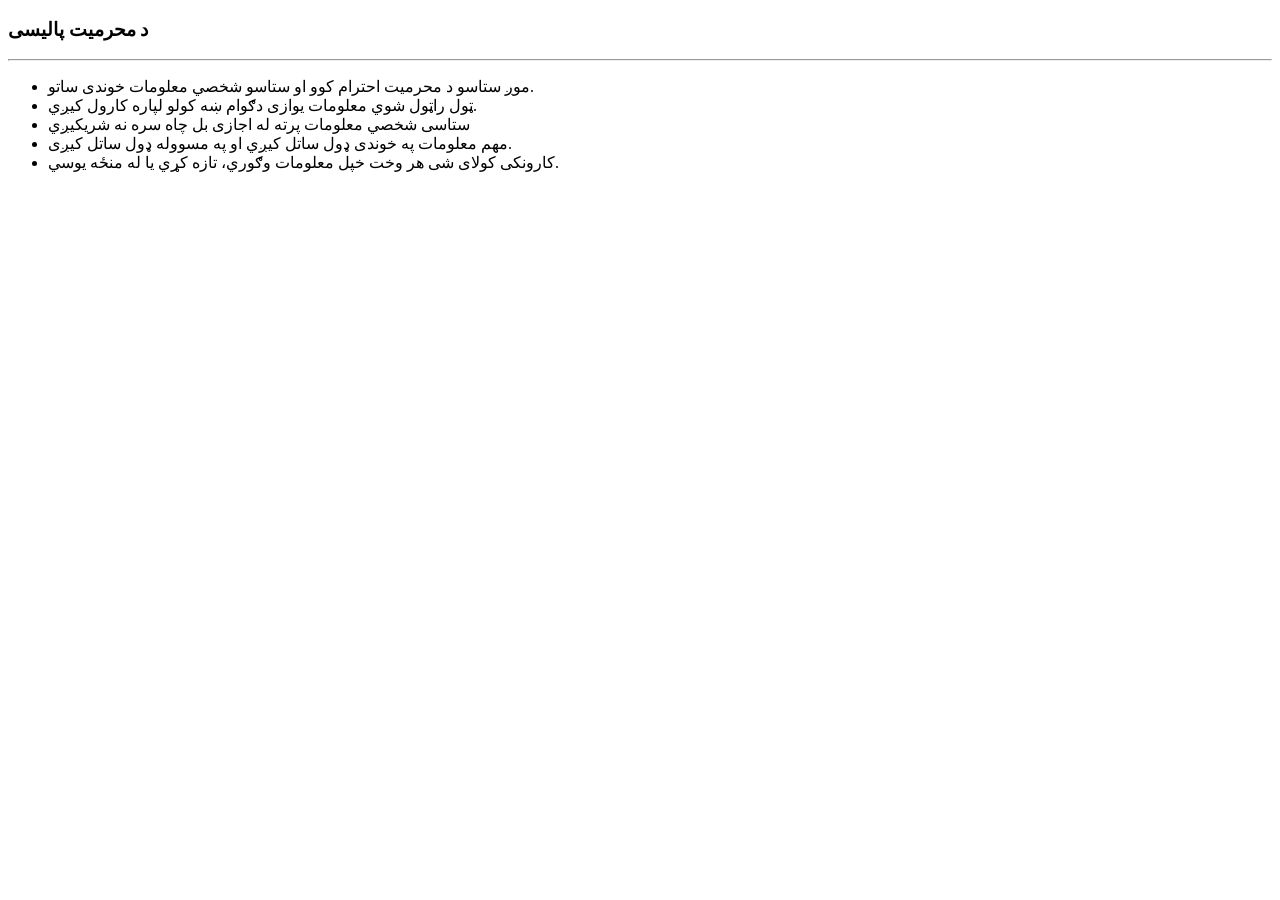
<file: privacy_policy.html>
<!DOCTYPE html>
<html lang="en">
<head>
    <meta charset="UTF-8">
    <meta name="viewport" content="width=device-width, initial-scale=1.0">
    <title>Document</title>
</head>
<body>
      <div class="privacy-policy"></div>
        <h3>د محرمیت پالیسی</h3>
        <hr>
        <ul>
          <li>موږ ستاسو د محرمیت احترام کوو او ستاسو شخصي معلومات خوندی ساتو.</li>
          <li>ټول راټول شوي معلومات یوازی دګوام ښه کولو لپاره کارول کیږي.</li>
          <li>ستاسی شخصي معلومات پرته له اجازی بل چاه سره نه شریکیږي</li>
          <li>مهم معلومات په خوندی ډول ساتل کیږي او په مسووله ډول ساتل کیږی.</li>
          <li>کارونکی کولای شی هر وخت خپل معلومات وګوري، تازه کړي یا له منځه یوسي.</li>
        </ul>
      </div>
</body>
</html>
</file>
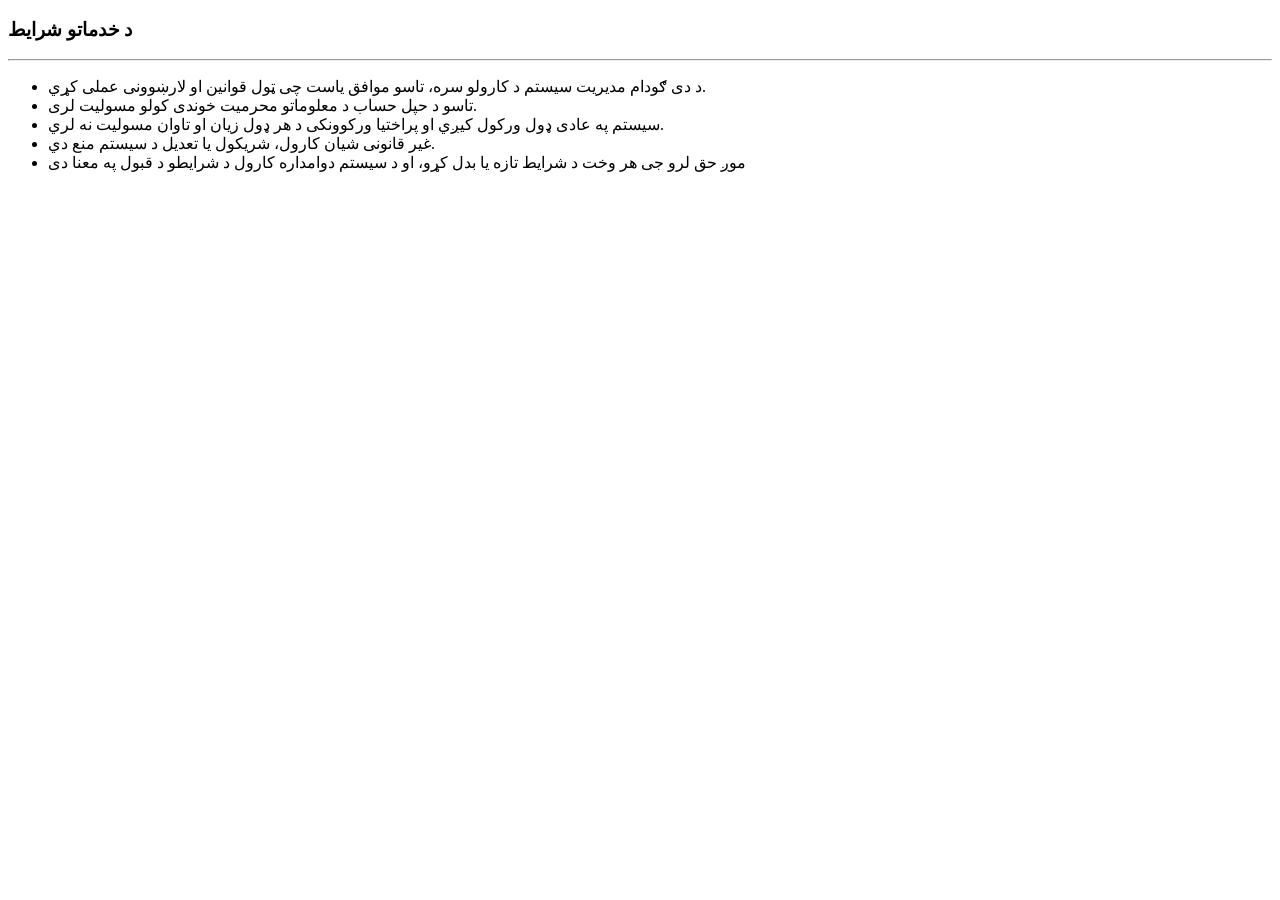
<file: termsOfServices.html>
<!doctype html>
<html lang="en">
  <head>
    <meta charset="UTF-8" />
    <meta name="viewport" content="width=device-width, initial-scale=1.0" />
    <title>Document</title>
  </head>
  <body>
    <div class="terms">
      <h3>د خدماتو شرایط</h3>
      <hr />
      <ul>
        <li>
          د دی ګودام مدیریت سیستم د کارولو سره، تاسو موافق یاست چی ټول قوانین او
          لارښوونی عملی کړي.
        </li>
        <li>تاسو د حپل حساب د معلوماتو محرمیت خوندی کولو مسولیت لری.</li>
        <li>
          سیستم په عادی ډول ورکول کیږي او پراختیا ورکوونکی د هر ډول زیان او
          تاوان مسولیت نه لري.
        </li>
        <li>غیر قانونی شیان کارول، شریکول یا تعدیل د سیستم منع دي.</li>
        <li>
          موږ حق لرو جی هر وخت د شرایط تازه یا بدل کړو، او د سیستم دوامداره
          کارول د شرایطو د قبول په معنا دی
        </li>
      </ul>
    </div>
  </body>
</html>
</file>
<file: main.css>
* {
  padding: 0;
  margin: 0;
  box-sizing: border-box;
}
body {
  direction: rtl;
  text-align: right;
  font-family: "Amiri", serif;
  /* background-color: var(--background); */
}
:root {
  --primary: #2563eb;
  --primaryDark: #1e40af;
  --background: #f8fafc;
  --card: #ffffff;
  --border: #e5e7eb;
  --textPrimary: #111827;
  --textSecondary: #6b7280;
  --success: #10b981;
  --warning: #f59e0b;
  --danger: #ef4444;
}
/* 
h1: 36
h2: 28
h3: 22
body: 16
samll: 14
*/
.hero {
  width: 100%;
  display: flex;
  flex-direction: column;
  justify-content: center;
  align-items: center;
}
.hero img {
  width: 100%;
  height: auto;
}

.hero .hero-contents {
  width: 90%;
  margin-top: 10px;
  text-align: center;
}
.hero-contents .hero-text {
  text-align: center;
}
.hero .hero-contents .hero-text h1 {
  /* font-size: 46px / h1; */
  font-size: 2.3rem;
  font-weight: 800;
  color: var(--primary);
}

.hero-text h3 {
  /* font-size: 22px h3; */
  font-size: 1.5rem;
  font-weight: 800;
  color: var(--primary);
  margin: 40px 0px;
}
.hero .hero-contents .hero-text button {
  padding: 12px 20px;
  outline: none;
  border: none;
  border-radius: 5px;
  color: var(--textPrimary);
  margin: 8px;
  cursor: pointer;
}
.hero .hero-contents .hero-text #w-btn {
  background-color: var(--primary);
  color: #ffffff;
  font-weight: 700;
  font-size: 16px;
}
.hero .hero-contents .hero-text #b-btn {
  background-color: var(--primary);
  color: #ffffff;
  font-weight: 700;
  font-size: 16px;
}
.hero .hero-contents .hero-text #b-btn:hover {
  transform: scale(1.05);
  background-color: var(--primaryDark);
}
.hero .hero-contents .hero-text #w-btn:hover {
  transform: scale(1.05);
  background-color: var(--primaryDark);
}
.homepage-cards {
  width: 100%;
  text-align: center;
  padding: 30px;
  background-color: var(--background);
  margin: 40px 0px;
}
.homepage-cards h1 {
  font-size: 1.4rem;
  font-weight: 700;
}
.homepage-cards .cards {
  display: flex;
  flex-wrap: wrap;
  justify-content: center;
  align-items: center;
  margin-top: 50px;
  gap: 50px;
}
.homepage-cards .cards .card {
  flex: 1 1 280px;
  max-width: 300px;
  border-radius: 10px;
  box-shadow: rgba(0, 0, 0, 0.35) 0px 5px 15px;
  background-color: var(--primary);
  padding: 15px;
}
.homepage-cards .cards .card-img img {
  width: 100%;
  height: 220px;
  border-radius: 50%;
}
.cards .card .card-text {
  margin: 10px 0;
}

.cards .card .card-text h3 {
  font-size: 22px;
  color: #ffffff;
  margin-bottom: 15px;
}
.cards .card .card-text p {
  font-size: 16px;
  color: #ffffff;
}
.trust {
  width: 100%;
  text-align: center;
  padding: 30px;
  background-color: var(--background);
}
.trust h1 {
  font-size: 1.5rem;
  font-weight: 800;
}
.trust .cards {
  display: flex;
  flex-wrap: wrap;
  justify-content: center;
  align-items: center;
  gap: 30px;
  margin: 40px 30px 0px;
}
.trust .cards .card {
  flex: 1 1 340px;
  max-width: 350px;
  display: flex;
  box-shadow: rgba(0, 0, 0, 0.35) 0px 5px 15px;
  padding: 20px;
  border-radius: 10px;
  align-items: center;
  justify-content: center;
  gap: 5px;
}
.trust .cards .card h3 {
  font-size: 0.8rem;
  font-weight: 700;
}

.faq {
  padding: 60px 20px;
  background-color: var(--background);
}
.faq-title {
  text-align: center;
  font-size: 1.6rem;
  margin-bottom: 40px;
  color: var(--primary);
}
.faq-question {
  max-width: 800px;
  margin: auto;
}
details {
  background: #fff;
  border-radius: 10px;
  margin-bottom: 15px;
  padding: 15px 20px;
  box-shadow: rgba(0, 0, 0, 0.25) 0px 5px 15px;
  transition: 0.3s;
}
details:hover {
  box-shadow: 0 5px 15px rgba(0, 0, 0, 0.05);
}
summary {
  font-size: 16px;
  font-weight: bold;
  cursor: pointer;
  color: var(--textPrimary);
  position: relative;
}
details p {
  margin-top: 10px;
  color: var(--textSecondary);
  line-height: 1.6;
}

@media (min-width: 481px) {
  .hero .hero-contents .hero-text h1 {
    font-size: 3rem;
    font-weight: 800;
  }
  .homepage-cards h1 {
    font-size: 2rem;
    font-weight: 700;
  }
  .trust h1 {
    font-size: 2rem;
    font-weight: 800;
  }
  .trust .cards .card h3 {
    font-size: 1.3rem;
    font-weight: 700;
  }
}

@media (min-width: 768px) {
  .hero .hero-contents .hero-text h1 {
    font-size: 3.8rem;
    font-weight: 800;
  }
  .hero-text h3 {
    font-size: 2rem;
    font-weight: 800;
  }
  .homepage-cards h1 {
    font-size: 2.3rem;
    font-weight: 700;
  }
  .trust h1 {
    font-size: 2.5rem;
    font-weight: 800;
  }
  .trust .cards .card h3 {
    font-size: 1.5rem;
    font-weight: 700;
  }
}

@media (min-width: 992px) {
  .hero .hero-contents .hero-text h1 {
    font-size: 4rem;
    font-weight: 800;
  }
  .hero-text h3 {
    font-size: 2.5rem;
    font-weight: 800;
  }
  .homepage-cards h1 {
    font-size: 2.8rem;
    font-weight: 700;
  }
  .trust h1 {
    font-size: 2.8rem;
    font-weight: 800;
  }
  .trust .cards .card h3 {
    font-size: 1.5rem;
    font-weight: 700;
  }
}
</file>
<file: footer.css>
.footer-section {
  width: 100%;
  /* text-align: center; */
  padding: 1rem 3rem;
  background-color: var(--primary);
  border-radius: 8px;
  /* display: flex;
  flex-direction: column;
  justify-content: center;
  align-items: center; */
}
.footer-section .footer-cards {
  display: flex;
  flex-wrap: wrap;
  justify-content: center;
  align-items: center;
  gap: 70px;
  color: #ffffff;
  padding: 2rem 3rem;
}
.footer-section .footer-cards div {
  flex: 1 1 220px;
  max-width: 220px;
}
.footer-section .foot-menu {
  /* text-align: right; */
  /* padding: 1rem 2rem; */
}
.footer-section .foot-menu hr {
  width: 60%;
  height: 2px;
  border-radius: 50%;
  margin: 8px 0;
}
.footer-section .foot-menu ul {
  list-style: none;
}
.footer-section .foot-menu ul li {
  margin: 5px 0;
}
.footer-section .foot-menu ul li a {
  color: #ffffff;
  font-size: 16px;
  text-decoration: none;
  font-weight: 700;
}
.footer-section .contact-info {
  /* text-align: right; */
  /* padding: 1rem 2rem; */
}
.footer-section .contact-info hr {
  width: 45%;
  height: 2px;
  border-radius: 50%;
  margin: 8px 0;
}
.footer-section .contact-info {
  color: #ffffff;
  font-size: 16px;
  font-weight: 700;
}
.footer-section .contact-info h2,
p {
  margin: 5px 0;
}
.footer-section .legal {
  /* text-align: right; */
  /* padding: 1rem 2rem; */
}
.footer-section .legal hr {
  width: 10%;
  height: 2px;
  border-radius: 50%;
  margin: 8px;
}
.footer-section .legal a {
  display: block;
  color: #ffffff;
  font-size: 16px;
  text-decoration: none;
  font-weight: 700;
  margin: 5px 0;
}
.footer-section .social-media {
  /* text-align: right; */
  /* padding: 1rem 2rem; */
}
.footer-section .social-media hr {
  width: 35%;
  height: 2px;
  border-radius: 50%;
  margin: 8px;
}
.footer-section .social-media a {
  margin: 5px 8px;
}
.footer-section p {
  font-size: 16px;
  color: #ffffff;
}
.footer-section .copy {
  width: 100%;
  text-align: center;
}
</file>
<file: navbar.css>
* {
  padding: 0;
  margin: 0;
  box-sizing: border-box;
}
.navbar {
  display: flex;
  justify-content: space-between;
  align-items: center;
  position: relative;
  background-color: var(--primary);
  border-radius: 8px;
  color: #ffffff;
  height: 90px;
}
.logo {
  display: flex;
  align-items: center;
  gap: 10px;
  margin-right: 20px;
}
.logo img {
  width: 50px;
  border-radius: 50%;
}
.logo span {
  font-size: 1.5rem;
  font-weight: 800;
}
.menu {
  display: none;
  flex-direction: column;
  position: absolute;
  top: 90px;
  left: 30px;
  width: 30%;
  text-align: center;
  z-index: 1;
}

.menu ul {
  display: flex;
  flex-direction: column;
  align-items: center;
  gap: 30px;
}
.menu ul li {
  list-style: none;
}
.menu ul li a {
  text-decoration: none;
  color: var(--textPrimary);
  font-size: 1.3rem;
  font-weight: bold;
}
.menu ul li:hover {
  transform: scale(1.05);
}
.dropdown .dropbtn {
  cursor: pointer;
  border: none;
  outline: none;
  color: var(--textPrimary);
  font-size: 1.2rem;
  font-weight: bold;
  background-color: inherit;
}
.dropdown:hover .dropbtn {
  transform: scale(1.05);
  /* box-shadow: 0 5px 15px rgb(197, 195, 195); */
}
.dropdown-content {
  display: none;
  position: absolute;
  background-color: var(--background);
  min-width: 160px;
  z-index: 1;
}
.dropdown-content a {
  float: none;
  color: var(--textPrimary);
  padding: 8px 10px;
  display: block;
  text-align: right;
  text-decoration: none;
}
.dropdown-content a:hover {
  background-color: #ddd;
}
.dropdown:hover .dropdown-content {
  display: block;
}
.navbar .buttons {
  display: flex;
  flex-direction: column;
  gap: 10px;
}
.navbar .buttons button {
  margin-top: 10px;
  padding: 10px;
  border-radius: 5px;
  border: 1px solid var(--border);
  color: #ffffff;
  cursor: pointer;
  background-color: var(--primary);
  font-size: 16px;
  font-weight: 700;
}
.navbar .buttons button:hover {
  transform: scale(1.05);
  box-shadow: 0 5px 15px rgb(197, 195, 195);
}
.navbar .buttons button:active {
  transform: scale(0.95);
}
#toggle {
  display: none;
}
.toggle-btn {
  font-size: 26px;
  cursor: pointer;
  margin: 0 20px;
}
#toggle:checked ~ .menu {
  display: flex;
}
#toggle:checked ~ .buttons button {
  display: flex;
}
@media (min-width: 992px) {
  .toggle-btn {
    display: none;
  }
  .navbar {
    display: flex;
    justify-content: space-between;
    align-items: center;
    position: relative;
    background-color: var(--primary);
    border-radius: 8px;
    color: #ffffff;
    height: 90px;
  }
  .menu {
    display: flex;
    flex-direction: row;
    justify-content: space-between;
    align-items: center;
    position: absolute;
    top: 22%;
    width: 70%;
    text-align: center;
    z-index: 1;
  }
  .menu ul {
    display: flex;
    justify-content: center;
    align-items: center;
    flex-direction: row;
    gap: 30px;
  }
  .navbar .buttons {
    display: flex;
    flex-direction: row;
    gap: 10px;
  }
}
</file>
<file: css/main.css>
* {
  padding: 0;
  margin: 0;
  box-sizing: border-box;
}
body {
  direction: rtl;
  text-align: right;
  font-family: "Amiri", serif;
}
:root {
  --primary: #2563eb;
  --primaryDark: #1e40af;
  --background: #f8fafc;
  --card: #ffffff;
  --border: #e5e7eb;
  --textPrimary: #111827;
  --textSecondary: #6b7280;
  --success: #10b981;
  --warning: #f59e0b;
  --danger: #ef4444;
}
/* 
h1: 36
h2: 28
h3: 22
body: 16
samll: 14
*/
/* box-shadow: rgba(0, 0, 0, 0.35) 0px 5px 15px; */

/* h3: font-size: 1.5rem;
   h1:   font-size: 2.3rem
   cards h1: font-size: 1.4rem;
   cards text: font-size: 16px;
*/
</file>
<file: css/about.css>
* {
  margin: 0;
  padding: 0;
  box-sizing: border-box;
}

.about {
  width: 100%;
  display: flex;
  flex-direction: column;
  justify-content: center;
  align-items: center;
  margin-top: 50px;
}
.about h1 {
  font-size: 2.3rem;
  font-weight: 800;
  color: var(--primary);
}
.about .about-cards {
  width: 70%;
  display: flex;
  flex-direction: column;
  justify-content: center;
  align-items: center;
  padding: 0 5px;
  gap: 30px;
  margin-top: 30px;
}
.about .about-cards .card {
  width: 100%;
  display: flex;
  flex-direction: column;
  justify-content: center;
  align-items: center;
  box-shadow: rgba(0, 0, 0, 0.35) 0px 5px 15px;
  padding: 5px;
  border-radius: 10px;
}
.about-cards .card img {
  width: 100%;
  height: auto;
  border-radius: 5px;
  /* margin-right: 20px; */
}
.about-cards .card .card-text {
  text-align: start;
  text-align: justify;
  padding: 8px;
}
.about-cards .card .card-text h3 {
  font-size: 1.5rem;
  font-weight: 800;
  color: var(--primary);
}

.about-cards .card .card-text p {
  font-size: 16px;
  font-weight: 700;
  color: var(--textPrimary);
}
/* .feedback-section {
  width: 100%;
  display: flex;
  justify-content: center;
  align-items: center;
  text-align: center;
  margin: 50px 0;
}
.feedback {
  width: 70%;
  display: flex;
  flex-direction: column;
  justify-content: center;
  align-items: center;
  box-shadow: rgba(0, 0, 0, 0.35) 0px 5px 15px;
}
.feedback h1 {
  text-align: center;
  margin-bottom: 15px;
  font-size: 2.3rem;
  font-weight: 800;
  color: var(--textPrimary);
}
.feedback p {
  text-align: center;
  margin: 25px 0;
  color: var(--textPrimary);
  font-weight: 700;
  font-size: 16px;
}
.feedback form {
  display: flex;
  flex-direction: column;
  justify-content: center;
  align-items: center;
  text-align: center;
}
label {
  margin: 10px 0 5px;
  font-weight: bold;
  color: var(--textPrimary);
}
input,
select,
textarea {
  padding: 12px;
  border: 1px solid var(--border);
  outline: none;
  font-size: 16px;
  border-radius: 8px;
}
input:focus,
select:focus,
textarea:focus {
  border-color: #2563eb;
}
textarea {
  resize: none;
}
button {
  margin-top: 20px;
  padding: 12px 16px;
  border: none;
  background-color: var(--primary);
  color: #ffffff;
  font-size: 16px;
  border-radius: 8px;
  cursor: pointer;
  transition: 0.3s;
}
button:hover {
  background-color: var(--primaryDark);
} */
.team {
  margin: 40px 0;
}
.team h1 {
  font-size: 2.3rem;
  text-align: center;
  margin: 20px 0;
}
.persons {
  width: 100%;
  display: flex;
  flex-wrap: wrap;
  /* flex-direction: column; */
  justify-content: center;
  align-items: center;
  gap: 20px;
  padding: 0 5px;
}
.persons .person-card {
  width: 300px;
  /* padding: 10px; */
  text-align: center;
  border-radius: 8px;
  box-shadow: rgba(0, 0, 0, 0.35) 0px 5px 15px;
  padding: 5px;
}
.person-card .card-img img {
  width: 100%;
  height: auto;
  border-radius: 8px;
}
.person-card .card-text {
  text-align: center;
}
.person-card .card-text h1 {
  font-size: 1.4rem;
  padding: 0;
  margin: 0;
}
.person-card .card-text p {
  font-size: 14px;
  opacity: 0.7;
  font-weight: 700;
  /* margin: 7px 0; */
}
.person-card button {
  padding: 12px 16px;
  border: none;
  outline: none;
  border-radius: 4px;
  color: #ffffff;
  background-color: var(--primary);
  cursor: pointer;
  margin-bottom: 10px;
  font-size: 16px;
  font-weight: 700;
}
.person-card button:hover {
  transform: scale(1.05);
  background-color: var(--primaryDark);
}
.person-card button:active {
  transform: scale(0.8);
  background-color: var(--primaryDark);
}
@media (min-width: 633px) {
  .about .about-cards .card {
    width: 100%;
    display: flex;
    flex-direction: row-reverse;
    justify-content: center;
    align-items: center;
    box-shadow: rgba(0, 0, 0, 0.35) 0px 5px 15px;
    padding: 5px;
    border-radius: 10px;
  }
  .about-cards .card img {
    width: 200px;
    height: 190px;
    border-radius: 5px;
    margin-top: 40px;
    /* margin-right: 20px; */
  }
}
@media (min-width: 800px) {
  .about .about-cards .card {
    width: 100%;
    display: flex;
    flex-direction: row-reverse;
    justify-content: center;
    align-items: center;
    box-shadow: rgba(0, 0, 0, 0.35) 0px 5px 15px;
    padding: 5px;
    border-radius: 10px;
  }
  .about-cards .card img {
    width: 200px;
    height: 170px;
    border-radius: 5px;
    margin-top: 40px;
    /* margin-right: 20px; */
  }
  .persons .person-card {
    width: 250px;
    /* padding: 10px; */
    text-align: center;
    border-radius: 8px;
    box-shadow: rgba(0, 0, 0, 0.35) 0px 5px 15px;
    padding: 5px;
    margin-top: 5px;
  }
  .person-card button {
    padding: 8px 10px;
  }
}
@media (min-width: 1000px) {
  .about-cards .card img {
    width: 200px;
    height: 170px;
    border-radius: 5px;
    margin-top: 40px;
    /* margin-right: 20px; */
  }
  .persons .person-card {
    width: 300px;
    /* padding: 10px; */
    text-align: center;
    border-radius: 8px;
    box-shadow: rgba(0, 0, 0, 0.35) 0px 5px 15px;
    padding: 5px;
    margin-top: 5px;
  }
  .person-card button {
    padding: 8px 10px;
  }
}
@media (min-width: 1200px) {
  .about-cards .card img {
    width: 200px;
    height: 170px;
    border-radius: 5px;
    margin-top: 40px;
  }
  .persons .person-card {
    width: 300px;
    text-align: center;
    border-radius: 8px;
    box-shadow: rgba(0, 0, 0, 0.35) 0px 5px 15px;
    padding: 5px;
    margin-top: 5px;
  }
  .person-card button {
    padding: 8px 10px;
  }
}
</file>
<file: css/navbar.css>
* {
  padding: 0;
  margin: 0;
  box-sizing: border-box;
}
.navbar {
  display: flex;
  justify-content: space-between;
  align-items: center;
  position: relative;
  background-color: var(--primary);
  border-radius: 8px;
  color: #ffffff;
  height: 90px;
}
.logo {
  display: flex;
  align-items: center;
  gap: 10px;
  margin-right: 20px;
}
.logo img {
  width: 50px;
  border-radius: 50%;
}
.logo span {
  font-size: 1.5rem;
  font-weight: 800;
  color: #ffffff;
}
.menu {
  display: none;
  flex-direction: column;
  position: absolute;
  top: 90px;
  left: 30px;
  text-align: center;
  z-index: 1;
}

.menu ul {
  display: flex;
  flex-direction: column;
  align-items: center;
  gap: 5px;
}
.menu ul li {
  list-style: none;
}
.menu ul li a {
  text-decoration: none;
  color: #ffffff;
  font-size: 1.3rem;
  font-weight: bold;
}
.menu ul li:hover {
  transform: scale(1.05);
}
/* .dropdown .dropbtn {
  cursor: pointer;
  border: none;
  outline: none;
  color: var(--textPrimary);
  font-size: 1.2rem;
  font-weight: bold;
  background-color: inherit;
}
.dropdown:hover .dropbtn {
  transform: scale(1.05);
  box-shadow: 0 5px 15px rgb(197, 195, 195);
}
.dropdown-content {
  display: none;
  position: absolute;
  background-color: var(--background);
  min-width: 160px;
  z-index: 1;
}
.dropdown-content a {
  float: none;
  color: var(--textPrimary);
  padding: 8px 10px;
  display: block;
  text-align: right;
  text-decoration: none;
}
.dropdown-content a:hover {
  background-color: #ddd;
}
.dropdown:hover .dropdown-content {
  display: block;
} */
.navbar .buttons {
  display: flex;
  flex-direction: column;
  justify-content: center;
  align-items: center;
  gap: 10px;
}
.navbar .buttons button {
  margin-top: 10px;
  padding: 10px;
  width: 100px;
  border-radius: 5px;
  border: 1px solid var(--border);
  color: #ffffff;
  cursor: pointer;
  background-color: var(--primary);
  font-size: 16px;
  font-weight: 700;
}
.navbar .buttons button:hover {
  transition: 0.3s;
  transform: scale(1.05);
  box-shadow: 0 5px 15px rgb(197, 195, 195);
}
.navbar .buttons button:active {
  transform: scale(0.8);
  background-color: var(--primaryDark);
}
#toggle {
  display: none;
}
.toggle-btn {
  font-size: 26px;
  cursor: pointer;
  margin: 0 20px;
}
#toggle:checked ~ .menu {
  display: flex;
  width: 100%;
  left: 0;
  background-color: var(--primary);
  padding: 20px;
}
#toggle:checked ~ .buttons button {
  display: flex;
}
@media (min-width: 992px) {
  .toggle-btn {
    display: none;
  }
  .navbar {
    display: flex;
    justify-content: space-between;
    align-items: center;
    position: relative;
    background-color: var(--primary);
    border-radius: 8px;
    color: #ffffff;
    padding: 20px 0;
    height: 90px;
  }
  .menu {
    display: flex;
    flex-direction: row;
    justify-content: space-between;
    align-items: center;
    position: absolute;
    top: 22%;
    width: 70%;
    text-align: center;
    z-index: 1;
  }
  .menu ul {
    display: flex;
    justify-content: center;
    align-items: center;
    flex-direction: row;
    gap: 30px;
  }
  .navbar .buttons {
    display: flex;
    flex-direction: row;
    gap: 10px;
  }
  .logo img {
    width: 70px;
    border-radius: 50%;
  }
  .logo span {
    font-size: 1.7rem;
    font-weight: 800;
  }
}
@media (min-width: 1200px) {
  .menu ul {
    display: flex;
    justify-content: center;
    align-items: center;
    flex-direction: row;
    gap: 50px;
  }
}
</file>
<file: css/footer.css>
.footer-section {
  width: 100%;
  padding: 1rem 3rem;
  background-color: var(--primary);
  border-radius: 8px;
}
.footer-section .footer-cards {
  display: flex;
  flex-wrap: wrap;
  justify-content: center;
  align-items: center;
  gap: 70px;
  color: #ffffff;
  padding: 2rem 3rem;
}
.footer-section .footer-cards #card {
  flex: 1 1 150px;
  max-width: 200px;
}
.footer-section .foot-menu hr {
  width: 60%;
  height: 2px;
  border-radius: 50%;
  margin: 8px 0;
}
.footer-section .foot-menu ul {
  list-style: none;
}
.footer-section .foot-menu ul li {
  margin: 5px 0;
}
.footer-section .foot-menu ul li a {
  color: #ffffff;
  font-size: 16px;
  text-decoration: none;
  font-weight: 700;
}
.footer-section .contact-info hr {
  width: 45%;
  height: 2px;
  border-radius: 50%;
  margin: 8px 0;
}
.footer-section .contact-info {
  color: #ffffff;
  font-size: 16px;
  font-weight: 700;
}
.footer-section .contact-info h2,
p {
  margin: 5px 0;
}
.footer-section .legal hr {
  width: 10%;
  height: 2px;
  border-radius: 50%;
  margin: 8px;
}
.footer-section .legal a {
  display: block;
  color: #ffffff;
  font-size: 16px;
  text-decoration: none;
  font-weight: 700;
  margin: 5px 0;
}
.footer-section .social-media hr {
  width: 35%;
  height: 2px;
  border-radius: 50%;
  margin: 8px;
}
.footer-section .social-media a {
  margin: 5px 8px;
}
.footer-section p {
  font-size: 16px;
  color: #ffffff;
}
.footer-section .copy {
  width: 100%;
  text-align: center;
}

@media (min-width: 992px) {
  .faq .faq-title {
    font-size: 2.5rem;
  }
}
</file>
<file: css/contact.css>
* {
  padding: 0;
  margin: 0;
  box-sizing: border-box;
}

.contact {
  width: 100%;
  display: flex;
  flex-direction: column;
  justify-content: center;
  align-items: center;
  text-align: center;
  margin: 50px 0;
}
.contact h1 {
  font-size: 2.2rem;
  font-weight: 800;
  color: var(--primary);
}
.contact form {
  width: 90%;
  padding: 20px;
  display: flex;
  flex-direction: column;
  gap: 20px;
  box-shadow: rgba(0, 0, 0, 0.35) 0px 5px 15px;
  text-align: start;
  border-radius: 8px;
  margin-top: 30px;
}
.contact form label {
  display: block;
  margin-bottom: 7px;
  font-size: 16px;
  font-weight: 700;
  color: var(--textPrimary);
  margin-right: 5px;
}
.contact form input,
textarea {
  width: 100%;
  padding: 10px;
  border: 1px solid var(--border);
  border-radius: 8px;
  font-size: 16px;
  color: var(--textSecondary);
  font-weight: 700;
  outline: none;
}
form textarea {
  resize: none;
}
form input:focus,
textarea:focus {
  border-color: var(--primary);
}
form button {
  padding: 12px 16px;
  width: 120px;
  border: none;
  outline: none;
  border-radius: 4px;
  color: #ffffff;
  background-color: var(--primary);
  cursor: pointer;
  margin-bottom: 10px;
  font-size: 16px;
  font-weight: 700;
  margin: auto;
}
.contact-info {
  display: flex;
  justify-content: center;
  align-items: center;
  flex-direction: column;
  margin: 30px 0;
}
.contact-info h1 {
  text-align: center;
  font-size: 2.2rem;
  font-weight: 800;
  color: var(--primary);
}
.contact-cards {
  width: 90%;
  display: flex;
  flex-wrap: wrap;
  /* flex-direction: column; */
  align-items: center;
  justify-content: center;
  gap: 15px;
  margin: 20px 0;
}
.contact-cards .card {
  width: 300px;
  display: flex;
  padding: 20px;
  box-shadow: rgba(0, 0, 0, 0.35) 0px 5px 15px;
  border-radius: 8px;
}
.card .card-icon {
  font-size: 1.8rem;
}
.card .card-text {
  text-align: start;
  margin-right: 20px;
}
.card .card-text h3 {
  font-size: 1.3rem;
  font-weight: 800;
  color: var(--textPrimary);
}
.card .card-text p,
span {
  font-size: 13px;
  font-weight: 700;
  color: var(--textSecondary);
}
@media (min-width: 650px) {
  .contact form {
    width: 80%;
    padding: 20px;
    display: flex;
    flex-direction: column;
    gap: 20px;
    box-shadow: rgba(0, 0, 0, 0.35) 0px 5px 15px;
    text-align: start;
    border-radius: 8px;
    margin-top: 30px;
  }
  .contact-cards .card {
    width: 280px;
    display: flex;
    padding: 20px;
    box-shadow: rgba(0, 0, 0, 0.35) 0px 5px 15px;
    border-radius: 8px;
  }
  .card .card-text p,
  span {
    font-size: 13px;
    font-weight: 700;
    color: var(--textSecondary);
  }
}
@media (min-width: 830px) {
  .contact form {
    width: 70%;
    padding: 20px;
    display: flex;
    flex-direction: column;
    gap: 20px;
    box-shadow: rgba(0, 0, 0, 0.35) 0px 5px 15px;
    text-align: start;
    border-radius: 8px;
    margin-top: 30px;
  }
  .contact-cards .card {
    width: 280px;
    display: flex;
    padding: 20px;
    box-shadow: rgba(0, 0, 0, 0.35) 0px 5px 15px;
    border-radius: 8px;
  }
  .card .card-text p,
  span {
    font-size: 13px;
    font-weight: 700;
    color: var(--textSecondary);
  }
}
@media (min-width: 978px) {
  .contact form {
    width: 60%;
    padding: 20px;
    display: flex;
    flex-direction: column;
    gap: 20px;
    box-shadow: rgba(0, 0, 0, 0.35) 0px 5px 15px;
    text-align: start;
    border-radius: 8px;
    margin-top: 30px;
  }
  .contact-cards .card {
    width: 300px;
    display: flex;
    padding: 25px;
    box-shadow: rgba(0, 0, 0, 0.35) 0px 5px 15px;
    border-radius: 8px;
  }
  .card .card-text p,
  span {
    font-size: 14px;
    font-weight: 500;
    color: var(--textSecondary);
  }
  .contact h1 {
    font-size: 2.8rem;
    font-weight: 800;
    color: var(--primary);
  }
}
</file>
<file: css/feature.css>
* {
  padding: 0;
  margin: 0;
  box-sizing: border-box;
}

/* h3: font-size: 1.5rem;
   h1:   font-size: 2.3rem
   cards h1: font-size: 1.4rem;
   cards text: font-size: 16px;
*/
.features {
  width: 100%;
  margin: 50px 0;
  display: flex;
  flex-direction: column;
  justify-content: center;
  align-items: center;
  text-align: center;
}
.features h1 {
  font-size: 1.4rem;
  font-weight: 800;
  color: var(--primary);
}
.feature-cards {
  display: grid;
  /* grid-template-columns: repeat(auto-fit, minmax(180px, 1fr)); */
  grid-template-columns: 1fr;
  margin: 40px 0;
  padding: 0 10px;
  gap: 30px;
}
.feature-cards .card {
  display: flex;
  box-shadow: rgba(0, 0, 0, 0.35) 0px 5px 15px;
  border-radius: 10px;
  padding: 15px 10px;
  width: 300px;
}
.feature-cards .card .card-icon {
  font-size: 2.5rem;
  margin-left: 10px;
  margin-top: 8px;
}
.card .card-text {
  text-align: start;
}
.card .card-text h3 {
  font-size: 1.2rem;
  font-weight: 800;
  color: var(--primary);
}
.card .card-text p {
  font-size: 16px;
  color: var(--textPrimary);
  font-weight: 700;
}
.choose-us {
  width: 100%;
  margin: 50px 0;
  display: flex;
  flex-direction: column;
  justify-content: center;
  align-items: center;
  text-align: center;
}
.choose-us h1 {
  font-size: 1.8rem;
  font-weight: 800;
  color: var(--textPrimary);
  margin-bottom: 25px;
}
.cards {
  display: flex;
  flex-direction: column;
  justify-content: center;
  align-items: center;
  gap: 20px;
}
.cards .card {
  display: flex;
  width: 80%;
  box-shadow: rgba(0, 0, 0, 0.35) 0px 5px 15px;
  border-radius: 10px;
  padding: 0px 10px;
}
.cards .card .icon {
  padding: 10px;
  font-size: 1.5rem;
  /* margin-left: 10px; */
  margin-top: 8px;
}
.cards .card .text {
  text-align: start;
  padding: 10px;
}
.cards .card .text h3 {
  font-size: 1.2rem;
  font-weight: 800;
  color: var(--primary);
}
.cards .card .text p {
  font-size: 14px;
  font-weight: 700;
  text-align: justify;
}

@media (min-width: 481px) {
  .features h1 {
    font-size: 1.8rem;
  }
  .feature-cards .card {
    width: 380px;
    padding: 16px 20px;
  }
  .card .card-text h3 {
    font-size: 1.5rem;
  }
  .card .card-text p {
    font-size: 1.2rem;
  }
  .choose-us h1 {
    font-size: 2.3rem;
  }
  .cards .card .text h3 {
    font-size: 1.5rem;
    font-weight: 800;
    color: var(--primary);
  }
  .cards .card .text p {
    font-size: 18px;
  }
}
@media (min-width: 670px) {
  .feature-cards {
    display: grid;
    grid-template-columns: 1fr 1fr;
  }
  .feature-cards .card {
    width: 300px;
    padding: 10px 14px;
  }
  .card .card-text p {
    font-size: 18px;
  }
}
@media (min-width: 768px) {
  .features h1 {
    font-size: 2.2rem;
  }
  .feature-cards .card {
    width: 330px;
    padding: 10px 16px;
  }
  .card .card-text h3 {
    font-size: 1.5rem;
  }
  .card .card-text p {
    font-size: 1.2rem;
  }
  .choose-us h1 {
    font-size: 2.3rem;
  }
  .cards .card .text h3 {
    font-size: 1.5rem;
    font-weight: 800;
    color: var(--primary);
  }
  .cards .card .text p {
    font-size: 1rem;
  }
}

@media (min-width: 880px) {
  .feature-cards {
    display: grid;
    grid-template-columns: 1fr 1fr;
  }
  .feature-cards .card {
    width: 380px;
    padding: 16px 20px;
  }
  .card .card-text p {
    font-size: 1.3rem;
  }
}
@media (min-width: 992px) {
  .features h1 {
    font-size: 2.3rem;
  }
  .feature-cards .card {
    width: 430px;
    padding: 20px 25px;
  }
  .card .card-text h3 {
    font-size: 1.7rem;
  }
  .card .card-text p {
    font-size: 1.5rem;
  }
  .choose-us h1 {
    font-size: 2.5rem;
  }
  .cards .card .text h3 {
    font-size: 1.7rem;
  }
  .cards .card .text p {
    font-size: 1.4rem;
  }
}
</file>
<file: css/homepage.css>
.hero {
  width: 100%;
  display: flex;
  flex-direction: column;
  justify-content: center;
  align-items: center;
}
.hero img {
  width: 100%;
  height: auto;
}

.hero .hero-contents {
  width: 90%;
  margin-top: 10px;
  text-align: center;
}
.hero-contents .hero-text {
  text-align: center;
}
.hero .hero-contents .hero-text h1 {
  /* font-size: 46px / h1; */
  font-size: 2.3rem;
  font-weight: 800;
  color: var(--primary);
}

.hero-text h3 {
  /* font-size: 22px h3; */
  font-size: 1.5rem;
  font-weight: 800;
  color: var(--primary);
  margin: 40px 0px;
}
.hero .hero-contents .hero-text a,
.see-services a {
  padding: 12px 20px;
  outline: none;
  border: none;
  border-radius: 5px;
  margin: 8px;
  cursor: pointer;
  background-color: var(--primary);
  color: #ffffff;
  font-weight: 700;
  font-size: 16px;
  text-decoration: none;
}
.hero .hero-contents .hero-text a:hover,
.see-services a:hover {
  transform: scale(1.05);
  background-color: var(--primaryDark);
}
.homepage-cards {
  width: 100%;
  text-align: center;
  padding: 30px;
  background-color: var(--background);
  margin: 80px 0px;
}
.homepage-cards h1 {
  font-size: 1.4rem;
  font-weight: 700;
}
.homepage-cards .cards {
  display: flex;
  flex-wrap: wrap;
  justify-content: center;
  align-items: center;
  margin-top: 50px;
  gap: 50px;
}
.homepage-cards .cards .card {
  flex: 1 1 280px;
  max-width: 300px;
  border-radius: 10px;
  box-shadow: rgba(0, 0, 0, 0.35) 0px 5px 15px;
  background-color: var(--primary);
  padding: 15px;
}
.homepage-cards .cards .card-img img {
  width: 100%;
  height: 200px;
  border-radius: 10%;
}
.cards .card .card-text {
  margin: 10px 0;
}

.cards .card .card-text h3 {
  font-size: 22px;
  color: #ffffff;
  margin-bottom: 15px;
}
.cards .card .card-text p {
  font-size: 16px;
  color: #ffffff;
}
.trust {
  width: 100%;
  text-align: center;
  padding: 30px;
  background-color: var(--background);
}
.trust h1 {
  font-size: 1.5rem;
  font-weight: 800;
}
.trust .cards {
  display: flex;
  flex-wrap: wrap;
  justify-content: center;
  align-items: center;
  gap: 30px;
  margin: 40px 30px 0px;
}
.trust .cards .card {
  flex: 1 1 340px;
  max-width: 350px;
  display: flex;
  box-shadow: rgba(0, 0, 0, 0.35) 0px 5px 15px;
  padding: 20px;
  border-radius: 10px;
  align-items: center;
  justify-content: center;
  gap: 5px;
}
.trust .cards .card h3 {
  font-size: 0.8rem;
  font-weight: 700;
}
.see-services {
  width: 100%;
  display: flex;
  flex-direction: column;
  align-items: center;
  justify-content: center;
  margin-top: 60px;
  transition: all 0.5s ease;
}
.see-services iframe {
  border-radius: 10px;
}
.faq {
  padding: 60px 20px;
  background-color: var(--background);
}
.faq-title {
  text-align: center;
  font-size: 1.6rem;
  margin-bottom: 40px;
  color: var(--primary);
}
.faq-question {
  max-width: 800px;
  margin: auto;
}
details {
  background: #fff;
  border-radius: 10px;
  margin-bottom: 15px;
  padding: 15px 20px;
  box-shadow: rgba(0, 0, 0, 0.25) 0px 5px 15px;
  transition: 0.3s;
}
details:hover {
  box-shadow: 0 5px 15px rgba(0, 0, 0, 0.05);
}
summary {
  font-size: 16px;
  font-weight: bold;
  cursor: pointer;
  color: var(--textPrimary);
  position: relative;
}
details p {
  margin-top: 10px;
  color: var(--textSecondary);
  line-height: 1.6;
}

@media (min-width: 481px) {
  .hero .hero-contents .hero-text h1 {
    font-size: 3rem;
    font-weight: 800;
  }
  .homepage-cards h1 {
    font-size: 2rem;
    font-weight: 700;
  }
  .trust h1 {
    font-size: 2rem;
    font-weight: 800;
  }
  .trust .cards .card h3 {
    font-size: 1.3rem;
    font-weight: 700;
  }
}

@media (min-width: 768px) {
  .hero .hero-contents .hero-text h1 {
    font-size: 3.8rem;
    font-weight: 800;
  }
  .hero-text h3 {
    font-size: 2rem;
    font-weight: 800;
  }
  .homepage-cards h1 {
    font-size: 2.3rem;
    font-weight: 700;
  }
  .trust h1 {
    font-size: 2.5rem;
    font-weight: 800;
  }
  .trust .cards .card h3 {
    font-size: 1.5rem;
    font-weight: 700;
  }
}

@media (min-width: 992px) {
  .hero .hero-contents .hero-text h1 {
    font-size: 4rem;
    font-weight: 800;
  }
  .hero-text h3 {
    font-size: 2.5rem;
    font-weight: 800;
  }
  .homepage-cards h1 {
    font-size: 2.8rem;
    font-weight: 700;
  }
  .trust h1 {
    font-size: 2.8rem;
    font-weight: 800;
  }
  .trust .cards .card h3 {
    font-size: 1.5rem;
    font-weight: 700;
  }
}

@media (min-width: 1200px) {
  .hero {
    width: 100%;
    display: flex;
    flex-direction: row-reverse;
    justify-content: center;
    align-items: center;
    padding: 20px 0 20px;
  }
  .hero .hero-contents {
    width: 90%;
    margin-top: 10px;
  }
  .hero-contents .hero-text {
    text-align: start;
    margin-right: 4rem;
    margin-top: 40px;
  }
  .hero .hero-contents .hero-text button {
    padding: 16px 25px;
    font-size: 1.5rem;
  }
  .hero .hero-contents .hero-text h1 {
    font-size: 2.9rem;
    font-weight: 800;
  }
  .hero-text h3 {
    font-size: 2rem;
    font-weight: 800;
  }
  .homepage-cards h1 {
    font-size: 3rem;
    font-weight: 700;
  }
  .trust h1 {
    font-size: 2.7rem;
    font-weight: 800;
  }
  .trust .cards .card h3 {
    font-size: 1.5rem;
    font-weight: 700;
  }
  .trust .card .card-icon #icon {
    font-size: 3rem;
    margin-left: 5px;
  }
  .homepage-cards .cards .card {
    flex: 1 1 280px;
    max-width: 350px;
    border-radius: 10px;
    box-shadow: rgba(0, 0, 0, 0.35) 0px 5px 15px;
    background-color: var(--primary);
    padding: 15px;
  }
  .cards .card .card-text h3 {
    font-size: 1.5rem;
    color: #ffffff;
    margin-bottom: 15px;
  }
  .cards .card .card-text p {
    font-size: 1.2rem;
    color: #ffffff;
  }
  .homepage-cards .cards .card-img img {
    width: 100%;
    height: 200px;
    /* border-radius: 50%; */
  }
}
</file>
<file: css/module.css>
* {
  padding: 0;
  margin: 0;
  box-sizing: border-box;
}
.module {
  width: 100%;
  display: flex;
  flex-direction: column;
  align-items: center;
  justify-content: center;
  margin: 30px 0;
  padding: 40px;
}
.module h1 {
  text-align: center;
  font-size: 2rem;
  font-weight: 800;
  color: var(--primary);
  margin-bottom: 20px;
}
.module .module-cards {
  display: flex;
  flex-wrap: wrap;
  justify-content: center;
  align-items: center;
  gap: 20px;
  padding: 10px;
}
.module-cards .card {
  width: 300px;
  display: flex;
  align-items: start;
  padding: 20px;
  box-shadow: rgba(0, 0, 0, 0.35) 0px 5px 15px;
  border-radius: 8px;
  text-align: start;
}
.card .card-icon {
  font-size: 3rem;
  margin-top: 20px;
}
.card .card-text {
  margin-right: 20px;
}
.card .card-text h3 {
  text-align: start;
  font-size: 1.3rem;
  font-weight: 800;
  color: var(--primary);
}
.card .card-text p {
  text-align: justify;
  font-size: 16px;
  font-weight: 700;
  color: var(--textPrimary);
}
/* .card .card-text button {
  padding: 12px 16px;
  border: none;
  outline: none;
  border-radius: 4px;
  color: #ffffff;
  background-color: var(--primary);
  cursor: pointer;
  margin: 10px 0;
  font-size: 16px;
  font-weight: 700;
  text-align: center;
} */

.business-cards {
  width: 100%;
  display: flex;
  flex-direction: column;
  align-items: center;
  justify-content: center;
  margin: 30px 0;
  padding: 10px;
}
.business-cards h1 {
  text-align: center;
  font-size: 1.8rem;
  font-weight: 800;
  color: var(--primary);
  margin-bottom: 30px;
}
.business-cards .card {
  width: 95%;
  display: flex;
  align-items: start;
  padding: 20px;
  box-shadow: rgba(0, 0, 0, 0.35) 0px 5px 15px;
  border-radius: 15px;
  text-align: start;
  margin-bottom: 20px;
}
.business-cards .card .card-icon {
  font-size: 3.5rem;
  margin-top: 20px;
}
.business-cards .card .card-text {
  margin-right: 20px;
}
.business-cards .card .card-text h3 {
  text-align: start;
  font-size: 1.3rem;
  font-weight: 800;
  color: var(--primary);
}
.business-cards .card .card-text p {
  text-align: justify;
  font-size: 16px;
  font-weight: 700;
  color: var(--textPrimary);
}
@media (min-width: 480px) {
  .module {
    padding: 5px;
  }
  .module-cards .card {
    width: 300px;
    display: flex;
    align-items: start;
    padding: 20px;
    box-shadow: rgba(0, 0, 0, 0.35) 0px 5px 15px;
    border-radius: 8px;
    text-align: start;
  }
  .business-cards h1 {
    text-align: center;
    font-size: 1.8rem;
    font-weight: 800;
    color: var(--primary);
    margin-bottom: 30px;
  }
  .business-cards .card {
    width: 85%;
    display: flex;
    align-items: start;
    padding: 20px;
    box-shadow: rgba(0, 0, 0, 0.35) 0px 5px 15px;
    border-radius: 15px;
    text-align: start;
    margin-bottom: 20px;
  }
}
@media (min-width: 768px) {
  .business-cards .card {
    width: 80%;
    display: flex;
    align-items: start;
    padding: 20px;
    box-shadow: rgba(0, 0, 0, 0.35) 0px 5px 15px;
    border-radius: 15px;
    text-align: start;
    margin-bottom: 20px;
  }
}
@media (min-width: 800px) {
  .module-cards .card {
    width: 350px;
    display: flex;
    align-items: start;
    padding: 20px;
    box-shadow: rgba(0, 0, 0, 0.35) 0px 5px 15px;
    border-radius: 8px;
    text-align: start;
  }
  .card .card-text h3 {
    text-align: start;
    font-size: 1.4rem;
    font-weight: 800;
    color: var(--primary);
  }
}
@media (min-width: 980px) {
  .module-cards .card {
    width: 450px;
    display: flex;
    align-items: start;
    padding: 20px;
    box-shadow: rgba(0, 0, 0, 0.35) 0px 5px 15px;
    border-radius: 8px;
    text-align: start;
  }
  .module h1 {
    font-size: 2.3rem;
  }
  .card .card-text p {
    text-align: justify;
    font-size: 1.3rem;
    font-weight: 700;
    color: var(--textPrimary);
  }
  .business-cards .card {
    width: 70%;
    display: flex;
    align-items: start;
    padding: 20px;
    box-shadow: rgba(0, 0, 0, 0.35) 0px 5px 15px;
    border-radius: 15px;
    text-align: start;
    margin-bottom: 20px;
  }
  .business-cards .card .card-text h3 {
    text-align: start;
    font-size: 1.5rem;
    font-weight: 800;
    color: var(--primary);
  }
  .business-cards .card .card-text p {
    text-align: justify;
    font-size: 1.3rem;
    font-weight: 700;
    color: var(--textPrimary);
  }
}

/*
  .business-cards h1 {
    text-align: center;
    font-size: 2.3rem;
    font-weight: 800;
    color: var(--primary);
    margin-bottom: 30px;
  }
}
@media (min-width: 768px) {
  .module .module-cards {
    display: grid;
    grid-template-columns: repeat(auto-fit, minmax(300px, 1fr));
    gap: 20px;
    padding: 10px;
  }
} */
</file>
